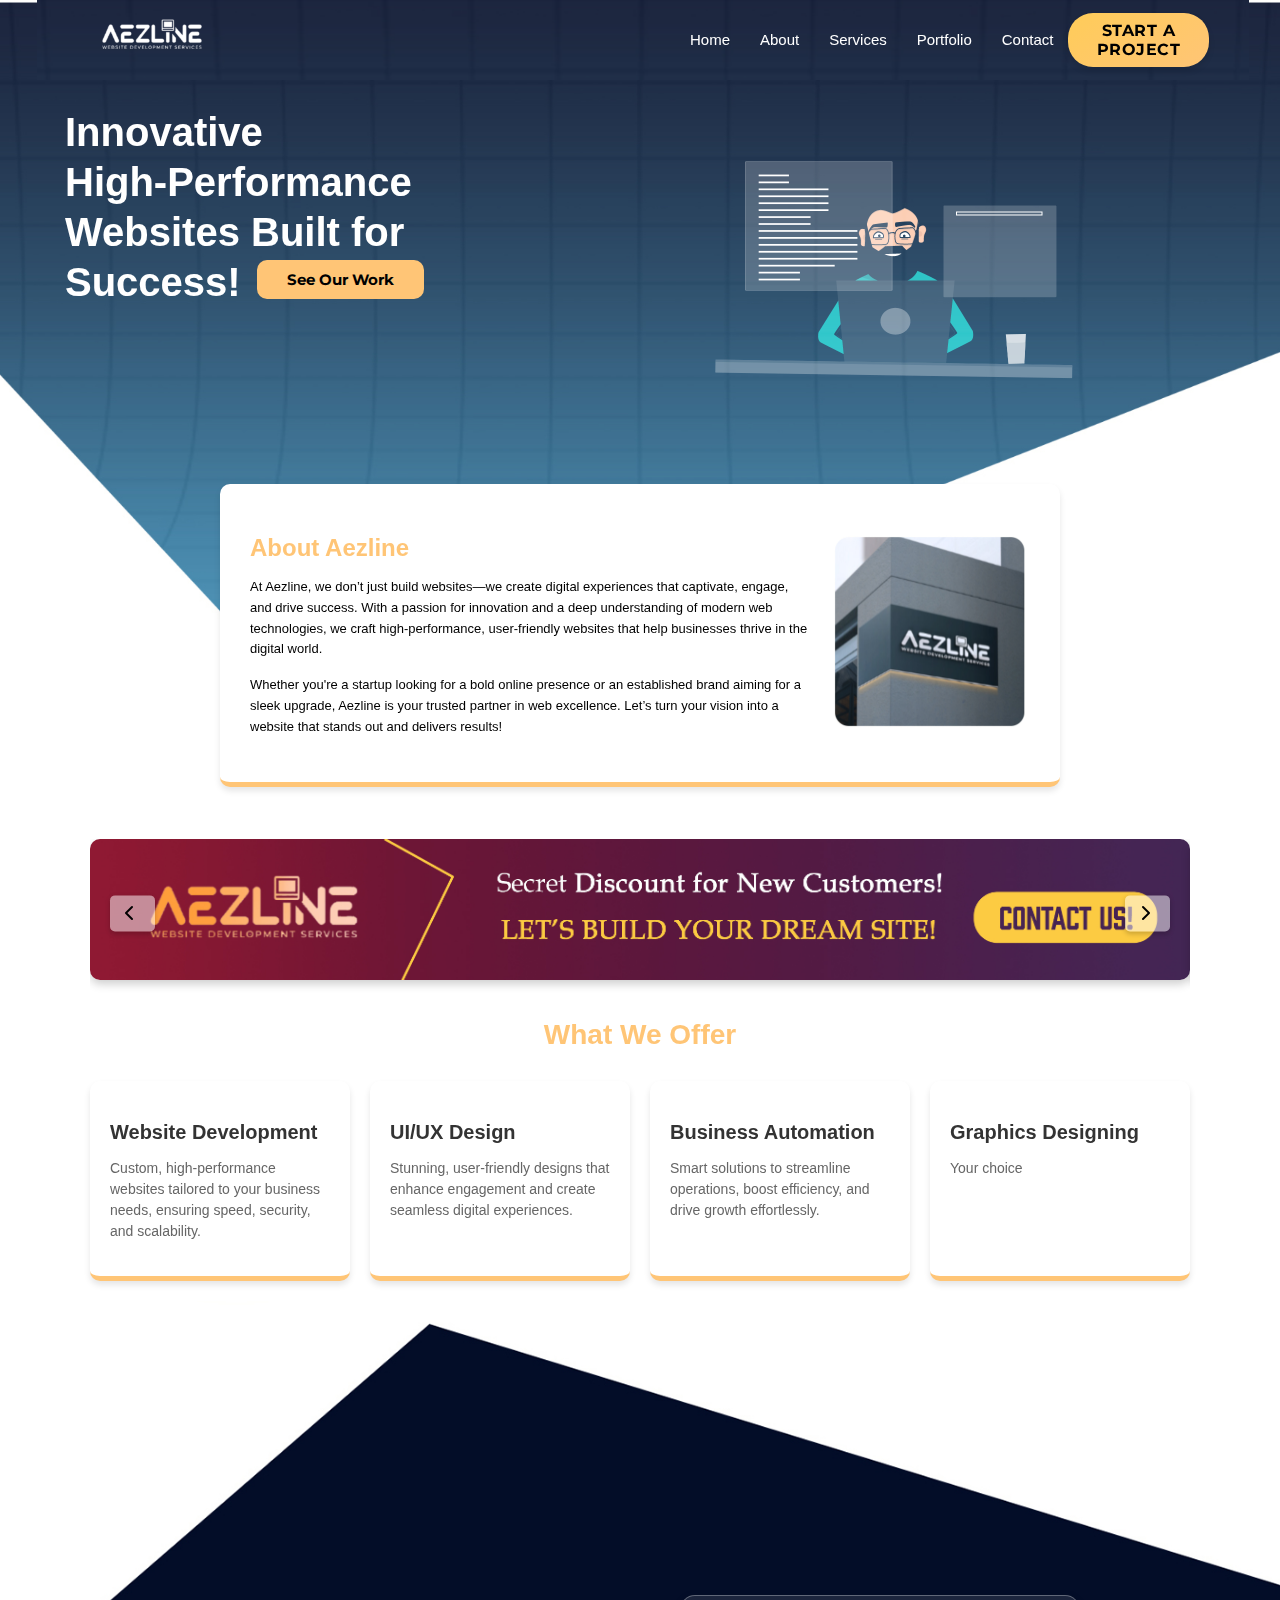
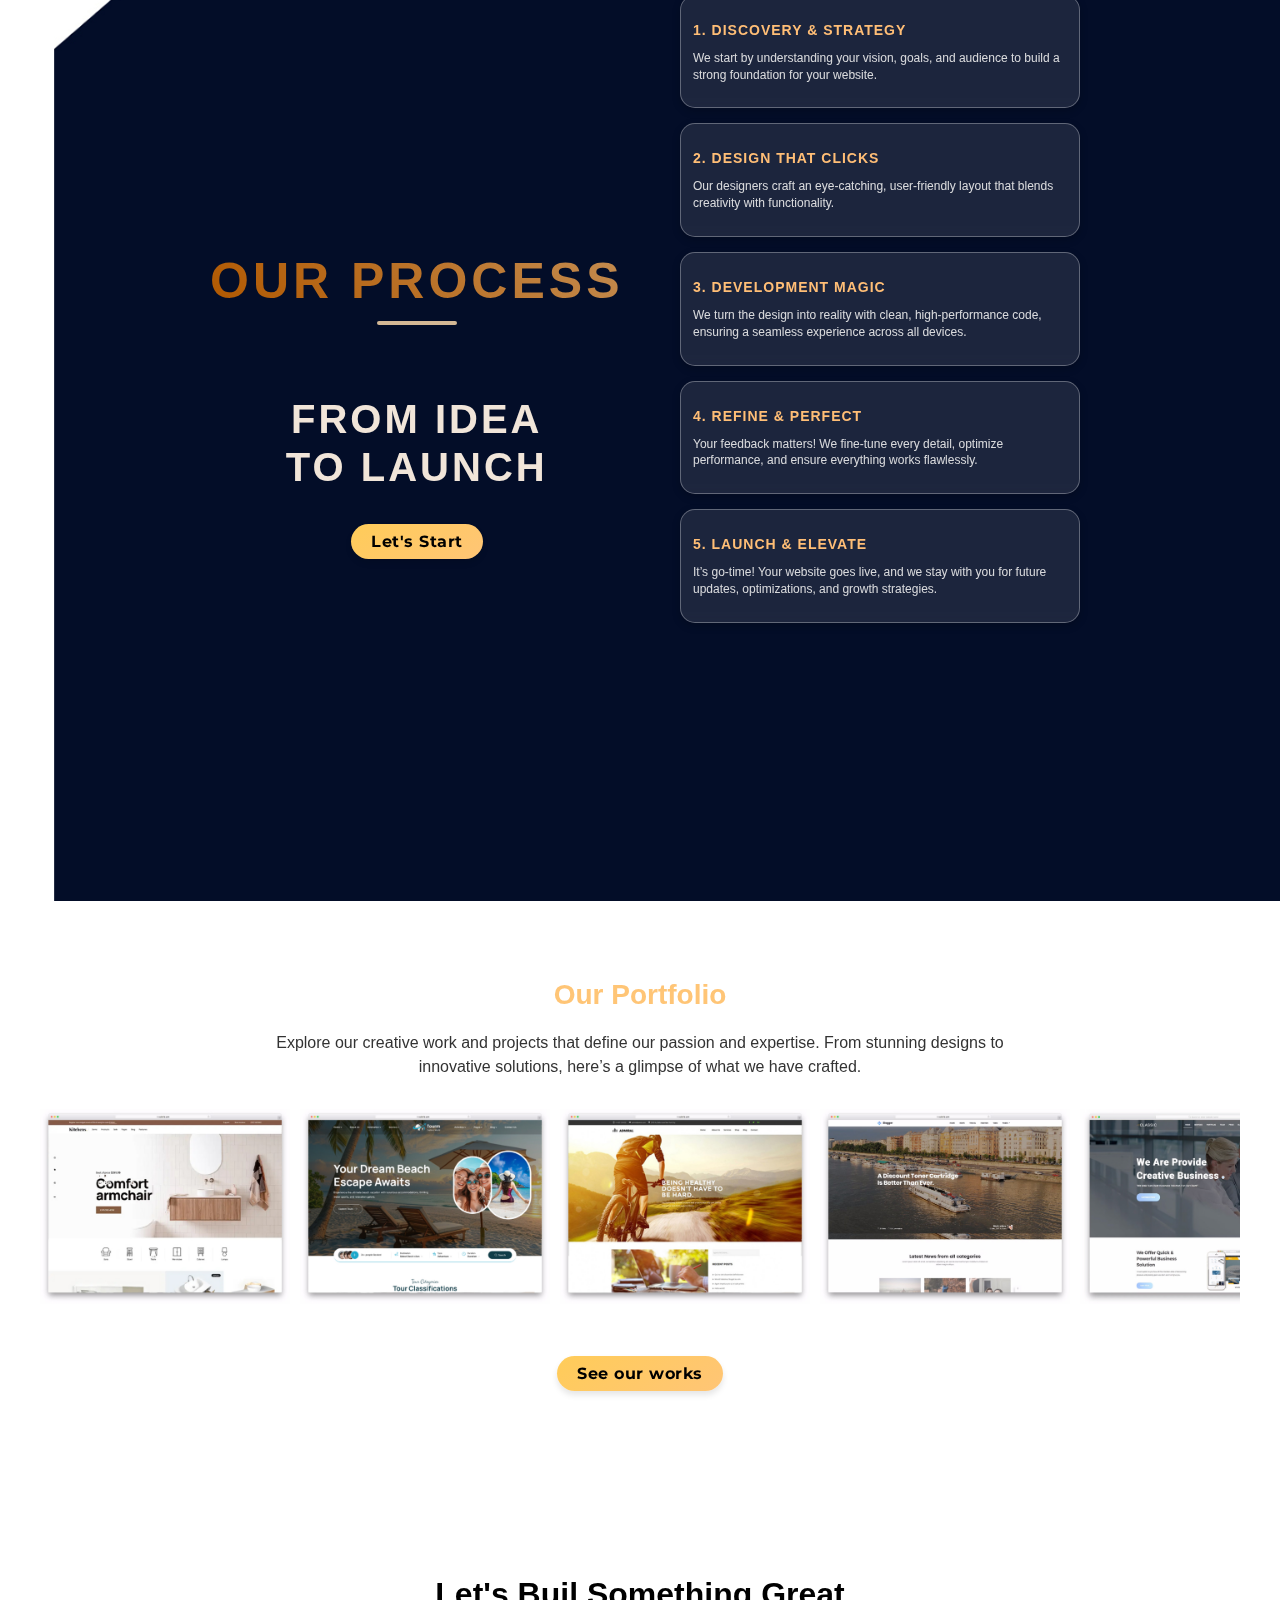
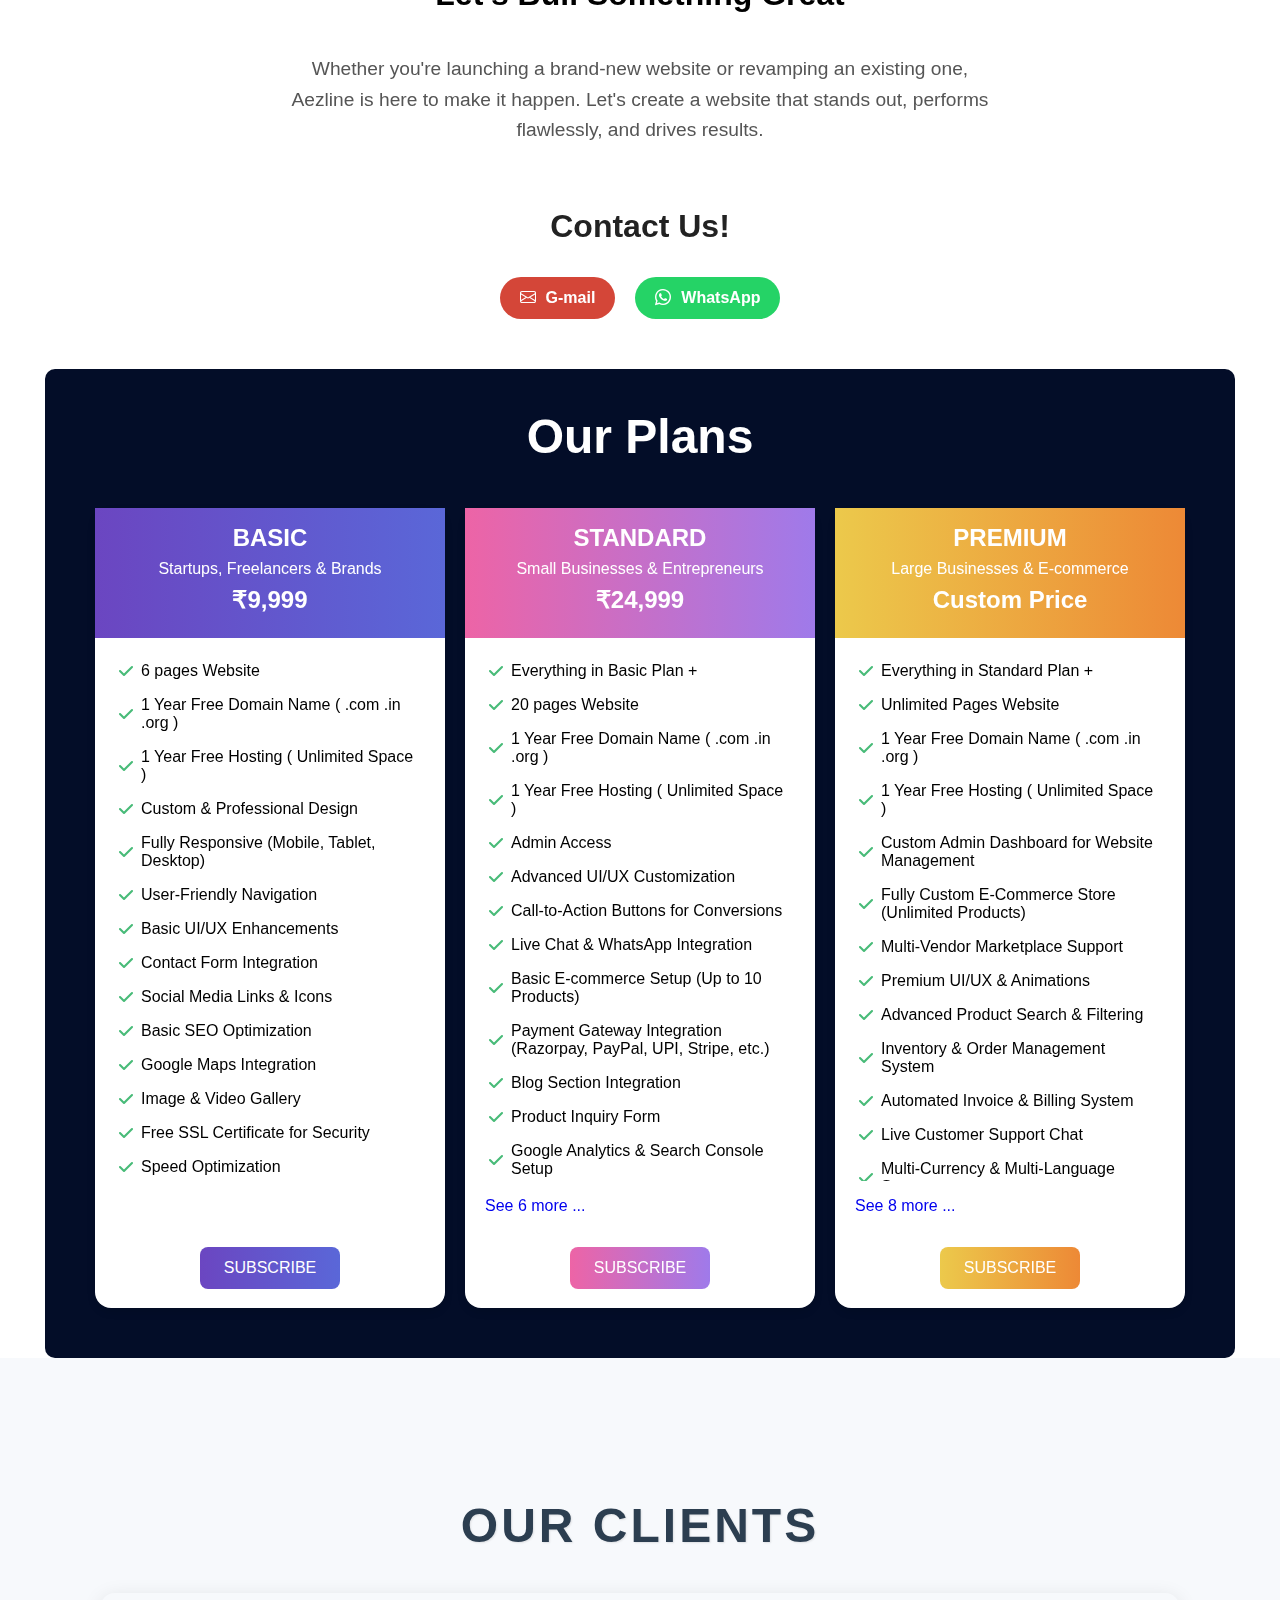
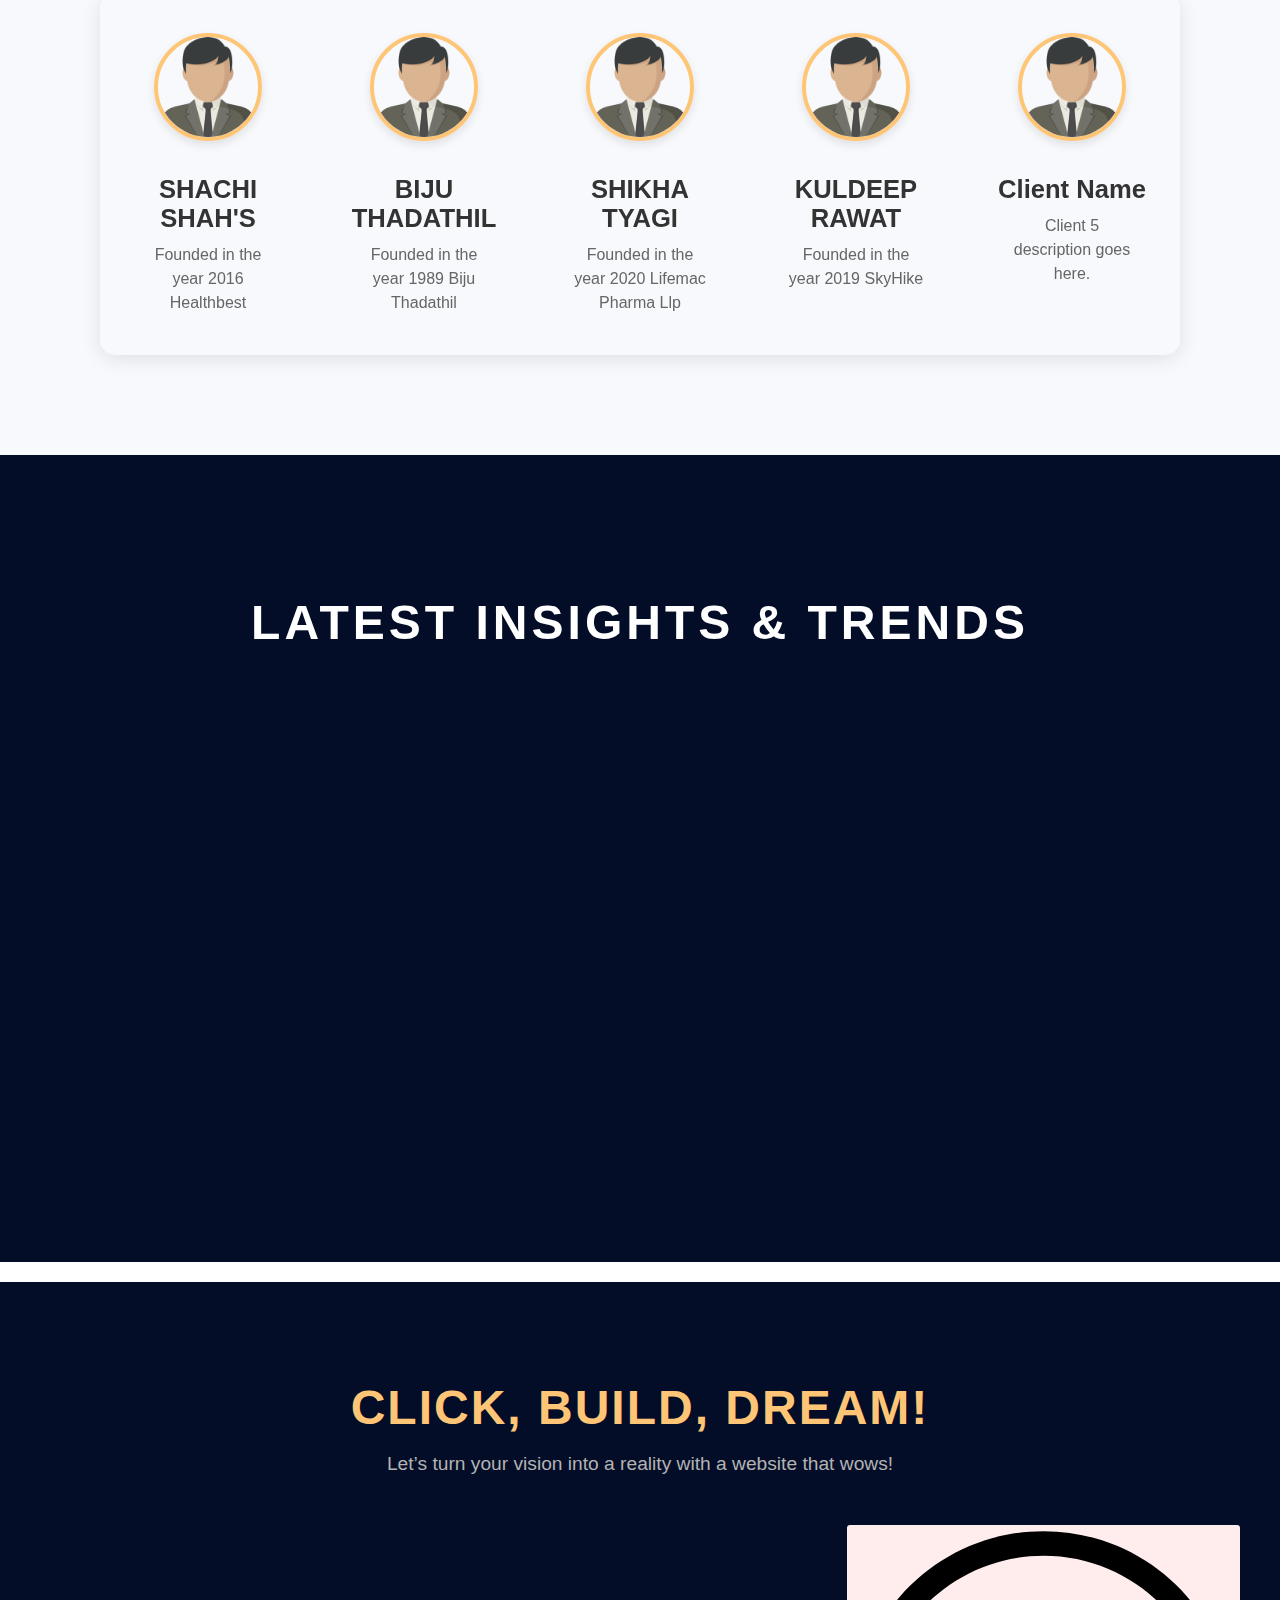
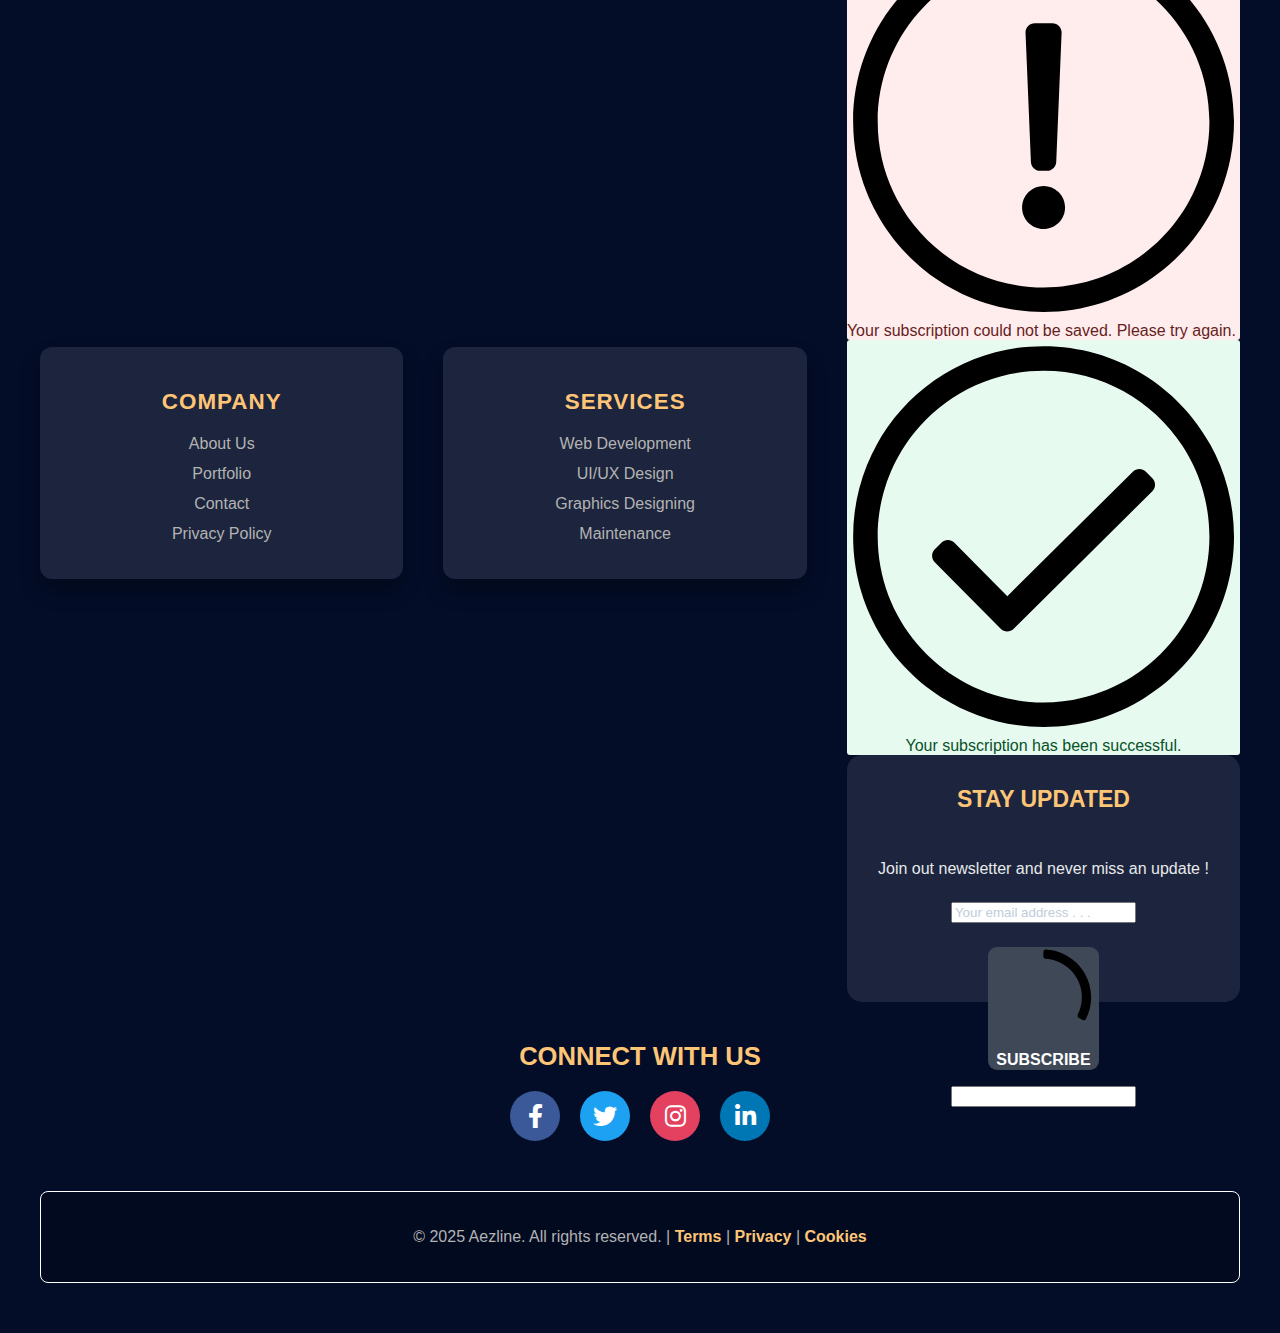
<file: index.html>
<!DOCTYPE html>
<html lang="en">
<head>
    <meta charset="UTF-8">
    <meta name="viewport" content="width=device-width, initial-scale=1.0">
    <title>Azeline</title>

    <!-- Stylesheet -->
    <link rel="stylesheet" href="style.css">
    <link rel="stylesheet" href="https://sibforms.com/forms/end-form/build/sib-styles.css">

    <link rel="stylesheet" href="https://cdn.jsdelivr.net/npm/bootstrap-icons@1.11.3/font/bootstrap-icons.min.css">
    <link rel="stylesheet" href="https://cdnjs.cloudflare.com/ajax/libs/font-awesome/6.0.0-beta3/css/all.min.css"> <!-- Font Awesome -->
    <link href="https://fonts.googleapis.com/css2?family=Montserrat:wght@700&display=swap" rel="stylesheet">

    <!-- Favicon -->
    <script src="script.js" defer></script>
    

</head>
<body>
    <div class="full-page">
        <header class="header">
            <div class="container">
                <span class="logo">
                    <img src="./images/logo.png" alt="Aezline Logo">
                </span>
                <nav class="nav">
                    <ul>
                        <li><a href="index.html">Home</a></li>
                        <li><a href="#about">About</a></li>
                        <li><a href="#services">Services</a></li>
                        <li><a href="#portfolio">Portfolio</a></li>
                        <li><a href="#contact">Contact</a></li>
                    </ul>
                </nav>
                <a href="https://wa.me/919382924230?text=Hello%2C%20let%20me%20know%20how%20to%20do%20this.." class="btn" target="_blank" rel="noopener">
                    START A PROJECT
                </a>
            </div>
        </header>
        <main id="" class="main-content">

            <!-- Tagline -->
            <section id="home" class="tagline-section">
                <div classname="tagline">
                    <div class="tagline-text">
                        <p>Innovative</p>
                        <p>High-Performance</p>
                        <p>
                            <span>
                                Websites
                            </span>
                            Built for
                        </p>
                        <p>Success!</p>
                        <a href="our works.html" class="btn-our-works">See Our Work</a>
                    </div>
    
                    <!-- Gif on the right side -->
                    <div class="gif-container">
                        <img src="./images/body3.gif" alt="gif" class="gif-image">
                    </div>
                </div>

                <!-- About Section -->
                <div id="about" class="about-aezline">
                    <div class="about-content">
                        <div class="about-text">
                            <h2>About Aezline</h2>
                            <p>At Aezline, we don’t just build websites—we create digital experiences that captivate, engage, and drive success. With a passion for innovation and a deep understanding of modern web technologies, we craft high-performance, user-friendly websites that help businesses thrive in the digital world.</p>
                            <p>Whether you're a startup looking for a bold online presence or an established brand aiming for a sleek upgrade, Aezline is your trusted partner in web excellence. Let’s turn your vision into a website that stands out and delivers results!</p>
                        </div>
                        <div class="about-image">
                            <img src="./images/Aezline_poster.png" alt="Aezline Poster">
                        </div>
                    </div>
                </div>

            </section>

            <!-- What we offer -->
            <section id="services" class="what-we-offer">
                <div class="banner">
                    <div class="banner-container">
                        <div class="banner-box">
                            <a href="https://wa.me/919382924230?text=Hello%2C%20let%20me%20know%20how%20to%20do%20this.." target="_blank" rel="noopener">
                                <img src="./images/banner1.jpg" alt="Project 1">
                            </a>
                        </div>
                        <div class="banner-box">
                            <a href="https://wa.me/919382924230?text=Hello%2C%20let%20me%20know%20how%20to%20do%20this.." target="_blank" rel="noopener">
                                <img src="./images/banner2.jpg" alt="Project 2">
                            </a>
                        </div>
                        <div class="banner-box">
                            <a href="https://wa.me/919382924230?text=Hello%2C%20let%20me%20know%20how%20to%20do%20this.." target="_blank" rel="noopener">
                                <img src="./images/banner3.jpg" alt="Project 3">
                            </a>
                        </div>
                        <div class="banner-box">
                            <a href="https://wa.me/919382924230?text=Hello%2C%20let%20me%20know%20how%20to%20do%20this.." target="_blank" rel="noopener">
                                <img src="./images/banner4.jpg" alt="Project 4">
                            </a>
                        </div>
                        <div class="banner-box">
                            <a href="https://wa.me/919382924230?text=Hello%2C%20let%20me%20know%20how%20to%20do%20this.." target="_blank" rel="noopener">
                                <img src="./images/banner1.jpg" alt="Project 5">
                            </a>
                        </div>
                    </div>
                    <button class="button prev" title="Previous slide"><i class="fas fa-chevron-left"></i></button>
                    <button class="button next" title="Next slide"><i class="fas fa-chevron-right"></i></button>
                </div>
                <script src="slider.js"></script> <!-- Link to your JavaScript file -->

                <div  class="offer">
                    <h2>What We Offer</h2>
                    <div class="offer-container">
                        <div class="offer-box">
                            <h3>Website Development</h3>
                            <p>Custom, high-performance websites tailored to your business needs, ensuring speed, security, and scalability.</p>
                        </div>
                        <div class="offer-box">
                            <h3>UI/UX Design</h3>
                            <p>Stunning, user-friendly designs that enhance engagement and create seamless digital experiences.</p>
                        </div>
                        <div class="offer-box">
                            <h3>Business Automation</h3>
                            <p>Smart solutions to streamline operations, boost efficiency, and drive growth effortlessly.</p>
                        </div>
                        <div class="offer-box">
                            <h3>Graphics Designing</h3>
                            <p>Your choice</p>
                        </div>
                    </div>
                </div>
            </section>

            <!-- Our Process -->
            <section class="our-process">
                <div class="process">
                    <div class="process-header">
                        <h2>
                            <span class="main-title">Our Process</span>
                            <br>
                            <span class="sub-title">From Idea</span>
                            <br>
                            <span class="sub-title">to Launch</span>
                        </h2>
                        <a href="https://wa.me/919382924230?text=Hello%2C%20let%20me%20know%20how%20to%20do%20this.." class="start">Let's Start</a>
                    </div>
                    <div class="process-points">
                        <div class="process-point">
                            <h3>1. Discovery & Strategy</h3>
                            <p>We start by understanding your vision, goals, and audience to build a strong foundation for your website.</p>
                        </div>
                        <div class="process-point">
                            <h3>2. Design That Clicks</h3>
                            <p>Our designers craft an eye-catching, user-friendly layout that blends creativity with functionality.</p>
                        </div>
                        <div class="process-point">
                            <h3>3. Development Magic</h3>
                            <p>We turn the design into reality with clean, high-performance code, ensuring a seamless experience across all devices.</p>
                        </div>
                        <div class="process-point">
                            <h3>4. Refine & Perfect</h3>
                            <p>Your feedback matters! We fine-tune every detail, optimize performance, and ensure everything works flawlessly.</p>
                        </div>
                        <div class="process-point">
                            <h3>5. Launch & Elevate</h3>
                            <p>It’s go-time! Your website goes live, and we stay with you for future updates, optimizations, and growth strategies.</p>
                        </div>
                    </div>
                </div>
            </section>

            <!-- Portfolio -->
            <section id="portfolio">
                <div class="our-portfolio">
                    <div class="portfolio-header">
                        <h2>Our Portfolio</h2>
                        <p>Explore our creative work and projects that define our passion and expertise. From stunning designs to innovative solutions, here’s a glimpse of what we have crafted.</p>
                    </div>
                    <div class="portfolio-slider">
                        <div class="portfolio-container">
                            <div class="portfolio-box">
                                <img src="./images/slide1.jpg" alt="Project 1">
                            </div>
                            <div class="portfolio-box">
                                <img src="./images/slide2.jpg" alt="Project 2">
                            </div>
                            <div class="portfolio-box">
                                <img src="./images/slide4.jpg" alt="Project 3">
                            </div>
                            <div class="portfolio-box">
                                <img src="./images/slide5.jpg" alt="Project 4">
                            </div>
                            <div class="portfolio-box">
                                <img src="./images/slide6.jpg" alt="Project 5">
                            </div>
    
                            <div class="portfolio-box">
                                <img src="./images/slide3.jpg" alt="Project 1">
                            </div>
                            <div class="portfolio-box">
                                <img src="./images/slide7.jpg" alt="Project 2">
                            </div>
                            <div class="portfolio-box">
                                <img src="./images/slide8.jpg" alt="Project 3">
                            </div>
                            <div class="portfolio-box">
                                <img src="./images/slide9.jpg" alt="Project 4">
                            </div>
                            <div class="portfolio-box">
                                <img src="./images/slide10.jpg" alt="Project 5">
                            </div>
                        
                        </div>
                       
                    </div>
                    <div class="button-div">
                        <a href="our works.html" class="start">See our works</a>
                       </div>
                </div>
            </section>

            <!-- Short Description and Contact -->
            <section class="description-section">
                <div class="build-section">
                    <div class="build-container">
                        <h1>Let's Buil Something Great</h1>
                        <p class="build-description">
                            Whether you're launching a brand-new website or revamping an existing one, 
                            Aezline is here to make it happen. Let's create a website that stands out, 
                            performs flawlessly, and drives results.
                        </p>
                    </div>
    
                    <div id="contact" class="contact">
                        <h3 class="contact-heading">Contact Us!</h3>
    
                        <div class="contact-buttons">
                            <a href="mailto:your-email@gmail.com" class="contact-btn gmail-btn">
                                <i class="bi bi-envelope"></i> G-mail
                            </a>
                            <a href="https://wa.me/your-whatsapp-number" class="contact-btn whatsapp-btn">
                                <i class="bi bi-whatsapp"></i> WhatsApp
                            </a>
                        </div>
                    </div>
                </div>
                
            </section>


            <div class="pricing-table">
                <h1>Our Plans</h1>
                <div class="plans">
                    <!-- Silver Plan -->
                    <div class="plan">
                        <div class="plan-header silver">
                            <h2>BASIC</h2>
                            <p>Startups, Freelancers & Brands</p>
                            <p class="price">₹9,999</p>
                        </div>
                        <div class="plan-body">
                            <ul>
                                <li><i class="fas fa-check"></i>6 pages Website</li>
                                <li><i class="fas fa-check"></i>1 Year Free Domain Name ( .com .in .org )</li>
                                <li><i class="fas fa-check"></i>1 Year Free Hosting ( Unlimited Space )</li>
                                <li><i class="fas fa-check"></i>Custom & Professional Design</li>
                                <li><i class="fas fa-check"></i>Fully Responsive (Mobile, Tablet, Desktop)</li>
                                <li><i class="fas fa-check"></i>User-Friendly Navigation</li>
                                <li><i class="fas fa-check"></i>Basic UI/UX Enhancements</li>
                                <li><i class="fas fa-check"></i>Contact Form Integration</li>
                                <li><i class="fas fa-check"></i>Social Media Links & Icons</li>
                                <li><i class="fas fa-check"></i>Basic SEO Optimization</li>
                                <li><i class="fas fa-check"></i>Google Maps Integration</li>
                                <li><i class="fas fa-check"></i>Image & Video Gallery</li>
                                <li><i class="fas fa-check"></i>Free SSL Certificate for Security</li>
                                <li><i class="fas fa-check"></i>Speed Optimization</li>
                                <li><i class="fas fa-check"></i>24/7 Support</li>
                                

                            </ul>
                        </div>
                        
                        <div class="plan-footer" style="margin-top: 50px;">
                            <a href="https://wa.me/919382924230?text=Hi%2C%20I'm%20interested%20in%20the%20Basic%20Plan%20for%20website%20development.%20Please%20share%20more%20details!">
                                <button>SUBSCRIBE</button>
                            </a>
                        </div>
                        
                    </div>
                    <!-- Gold Plan -->
                    <div class="plan" id="gold-plan">
                        <div class="plan-header gold" >
                            <h2>STANDARD</h2>
                            <p>Small Businesses & Entrepreneurs</p>
                            <p class="price">₹24,999</p>
                        </div>
                        <div class="plan-body" id="gold">
                            <ul>
                                <li><i class="fas fa-check"></i>Everything in Basic Plan +</li>
                                <li><i class="fas fa-check"></i>20 pages Website</li>
                                <li><i class="fas fa-check"></i>1 Year Free Domain Name ( .com .in .org )</li>
                                <li><i class="fas fa-check"></i>1 Year Free Hosting ( Unlimited Space )</li>
                                <li><i class="fas fa-check"></i>Admin Access</li>
                                <li><i class="fas fa-check"></i>Advanced UI/UX Customization</li>
                                <li><i class="fas fa-check"></i>Call-to-Action Buttons for Conversions</li>
                                <li><i class="fas fa-check"></i>Live Chat & WhatsApp Integration</li>
                                <li><i class="fas fa-check"></i>Basic E-commerce Setup (Up to 10 Products)</li>
                                <li><i class="fas fa-check"></i>Payment Gateway Integration (Razorpay, PayPal, UPI, Stripe, etc.)</li>
                                <li><i class="fas fa-check"></i>Blog Section Integration</li>
                                <li><i class="fas fa-check"></i>Product Inquiry Form</li>
                                <li><i class="fas fa-check"></i>Google Analytics & Search Console Setup</li>
                                <li><i class="fas fa-check"></i>Schema Markup for SEO Boost</li>
                                <li><i class="fas fa-check"></i>Newsletter & Email Subscription</li>
                                <li><i class="fas fa-check"></i>Social Media Feed Integration</li>
                                <li><i class="fas fa-check"></i>Enhanced Security Features</li>
                                <li><i class="fas fa-check"></i>Basic Maintenance Training</li>
                                <li><i class="fas fa-check"></i>Speed & Performance Optimization</li>
                                <li><i class="fas fa-check"></i>Delivery Time: 7-12 Days</li>
                                <li><i class="fas fa-check"></i>24/7 Support</li>
                            </ul>
                        </div>
                        <div id="seeMoreGold"><a href="#" onclick="onChangeGold()"><p>See 6 more ...</p></a></div>
                        <div class="plan-footer">
                            <a href="https://wa.me/919382924230?text=Hi%2C%20I'm%20interested%20in%20the%20Standard%20Plan%20for%20website%20development.%20Please%20share%20more%20details!">
                                <button class="gold">SUBSCRIBE</button>
                            </a>
                        </div>
                        
                    </div>
                    <!-- Platinum Plan -->
                    <div class="plan" id="premium-plan">
                        <div class="plan-header platinum">
                            <h2>PREMIUM</h2>
                            <p>Large Businesses & E-commerce</p>
                            <p class="price">Custom Price</p>
                        </div>
                        <div class="plan-body" id="premium">
                            <ul>
                                <li><i class="fas fa-check"></i>Everything in Standard Plan +</li>
                                <li><i class="fas fa-check"></i>Unlimited Pages Website</li>
                                <li><i class="fas fa-check"></i>1 Year Free Domain Name ( .com .in .org )</li>
                                <li><i class="fas fa-check"></i>1 Year Free Hosting ( Unlimited Space )</li>
                                <li><i class="fas fa-check"></i>Custom Admin Dashboard for Website Management</li>
                                <li><i class="fas fa-check"></i>Fully Custom E-Commerce Store (Unlimited Products)</li>
                                <li><i class="fas fa-check"></i>Multi-Vendor Marketplace Support</li>
                                <li><i class="fas fa-check"></i>Premium UI/UX & Animations</li>
                                <li><i class="fas fa-check"></i>Advanced Product Search & Filtering</li>
                                <li><i class="fas fa-check"></i>Inventory & Order Management System</li>
                                <li><i class="fas fa-check"></i>Automated Invoice & Billing System</li>
                                <li><i class="fas fa-check"></i>Live Customer Support Chat</li>
                                <li><i class="fas fa-check"></i>Multi-Currency & Multi-Language Support</li>
                                <li><i class="fas fa-check"></i>Google My Business Setup & Optimization</li>
                                <li><i class="fas fa-check"></i>SEO Boost (Advanced On-Page & Technical SEO)</li>
                                <li><i class="fas fa-check"></i>Retargeting & Pixel Setup (Facebook, Google Ads)</li>
                                <li><i class="fas fa-check"></i>Advanced Security (SSL, Anti-Malware, DDOS Protection)</li>
                                <li><i class="fas fa-check"></i>Daily Auto Backup & Restore</li>
                                <li><i class="fas fa-check"></i>Speed Optimization (CDN, Lazy Loading, Caching, Minification)</li>
                                <li><i class="fas fa-check"></i>Integration with CRM & Email Marketing Tools</li>
                                <li><i class="fas fa-check"></i>Custom API Integrations (If required)</li>
                                <li><i class="fas fa-check"></i>1 Month Maintenance & Updates</li>
                                <li><i class="fas fa-check"></i>Delivery Time: 20-30 Days</li>
                            </ul>
                        </div>
                        <div id="seeMorePremium"><a href="#" onclick="onChangePremium()"><p>See 8 more ...</p></a></div>
                        <div class="plan-footer">
                            <a href="https://wa.me/919382924230?text=Hi%2C%20I'm%20interested%20in%20the%20Premium%20Plan%20for%20website%20development.%20Please%20share%20more%20details!">
                                <button class="platinum">SUBSCRIBE</button>
                            </a>
                        </div>
                        
                    </div>
                </div>
            </div>


            <section id="our-clients">
                <h2>Our Clients</h2>
                <div class="client-slider">
                    <div class="client-slides">
                        <div class="client-slide">
                            <img src="./images/client1.png" alt="Client 1">
                            <h3>SHACHI SHAH'S</h3>
                            <p>Founded in the year 2016 Healthbest</p>
                        </div>
                        <div class="client-slide">
                            <img src="./images/client1.png" alt="Client 2">
                            <h3>BIJU THADATHIL</h3>
                            <p>Founded in the year 1989 Biju Thadathil </p>
                        </div>
                        <div class="client-slide">
                            <img src="./images/client1.png" alt="Client 3">
                            <h3>SHIKHA TYAGI</h3>
                            <p>Founded in the year 2020 Lifemac Pharma Llp</p>
                        </div>
                        <div class="client-slide">
                            <img src="./images/client1.png" alt="Client 4">
                            <h3>KULDEEP RAWAT</h3>
                            <p>Founded in the year 2019 SkyHike</p>
                        </div>
                        <div class="client-slide">
                            <img src="./images/client1.png" alt="Client 5">
                            <h3>Client Name</h3>
                            <p>Client 5 description goes here.</p>
                        </div>
                    </div>
                </div>
                <script src="client.js"></script>
            </section>

            <section id="blog-section">
                <h2>Latest Insights & Trends</h2>
                <div class="blog-wrapper">
                    <div class="blog-card" data-tilt>
                        <div class="blog-bg"></div>
                        <img src="./images/blog1.webp" alt="Blog 1">
                        <div class="blog-content">
                            <h3>AI in Web Design</h3>
                            <p>How AI is transforming the future of UI/UX design and development.</p>
                            <a href="blogs.html" class="read-more">Read More</a>
                        </div>
                    </div>
            
                    <div class="blog-card" data-tilt>
                        <div class="blog-bg"></div>
                        <img src="./images/blog2.jpg" alt="Blog 2">
                        <div class="blog-content">
                            <h3>Future of UI/UX</h3>
                            <p>Explore emerging UI/UX trends shaping the next generation of digital experiences.</p>
                            <a href="blogs.html" class="read-more">Read More</a>
                        </div>
                    </div>
            
                    <div class="blog-card" data-tilt>
                        <div class="blog-bg"></div>
                        <img src="./images/blog3.jpg" alt="Blog 3">
                        <div class="blog-content">
                            <h3>AI & Cybersecurity</h3>
                            <p>How artificial intelligence is reshaping online security and data protection.</p>
                            <a href="blogs.html" class="read-more">Read More</a>
                        </div>
                    </div>
                </div>
                <script src="blog.js"></script>
            </section>
            <div class="strip"></div>

            <section id="footer">
                <div class="footer-content">
                    <div class="footer-header">
                        <h3>Click, Build, Dream!</h3>
                        <p>Let’s turn your vision into a reality with a website that wows!</p>
                    </div>
                    
            
                    <div class="footer-segments">
                        <div class="footer-item">
                            <h3>Company</h3>
                            <ul>
                                <li><a href="#">About Us</a></li>
                                <li><a href="#">Portfolio</a></li>
                                <li><a href="#">Contact</a></li>
                                <li><a href="Privacy Policy.html">Privacy Policy</a></li>
                            </ul>
                        </div>
            
                        <div class="footer-item">
                            <h3>Services</h3>
                            <ul>
                                <li><a href="#">Web Development</a></li>
                                <li><a href="#">UI/UX Design</a></li>
                                <li><a href="#">Graphics Designing</a></li>
                                <li><a href="#">Maintenance</a></li>
                            </ul>
                        </div>
            
                        
                        <!-- Begin Brevo Form -->
                        
                        <!-- START - We recommend to place the below code where you want the form in your website html  -->
                        <div class="sib-form" style="text-align: center;
                            background-color: transparent;">
                            <div id="sib-form-container" class="sib-form-container">
                                <div id="error-message" class="sib-form-message-panel" style="font-size:16px; text-align:left; font-family:Helvetica, sans-serif; color:#661d1d; background-color:#ffeded; border-radius:3px; border-color:#ff4949;max-width:540px;">
                                    <div class="sib-form-message-panel__text sib-form-message-panel__text--center">
                                        <svg viewBox="0 0 512 512" class="sib-icon sib-notification__icon">
                                            <path d="M256 40c118.621 0 216 96.075 216 216 0 119.291-96.61 216-216 216-119.244 0-216-96.562-216-216 0-119.203 96.602-216 216-216m0-32C119.043 8 8 119.083 8 256c0 136.997 111.043 248 248 248s248-111.003 248-248C504 119.083 392.957 8 256 8zm-11.49 120h22.979c6.823 0 12.274 5.682 11.99 12.5l-7 168c-.268 6.428-5.556 11.5-11.99 11.5h-8.979c-6.433 0-11.722-5.073-11.99-11.5l-7-168c-.283-6.818 5.167-12.5 11.99-12.5zM256 340c-15.464 0-28 12.536-28 28s12.536 28 28 28 28-12.536 28-28-12.536-28-28-28z" />
                                        </svg>
                                        <span class="sib-form-message-panel__inner-text">
                                            Your subscription could not be saved. Please try again.
                                        </span>
                                    </div>
                                </div>
                                <!-- <div></div> -->
                                <div id="success-message" class="sib-form-message-panel" style="font-size:16px; text-align:center; font-family:Helvetica, sans-serif; color:#085229; background-color:#e7faf0; border-radius:3px; border-color:#13ce66;max-width:540px;">
                                    <div class="sib-form-message-panel__text sib-form-message-panel__text--center">
                                        <svg viewBox="0 0 512 512" class="sib-icon sib-notification__icon">
                                            <path d="M256 8C119.033 8 8 119.033 8 256s111.033 248 248 248 248-111.033 248-248S392.967 8 256 8zm0 464c-118.664 0-216-96.055-216-216 0-118.663 96.055-216 216-216 118.664 0 216 96.055 216 216 0 118.663-96.055 216-216 216zm141.63-274.961L217.15 376.071c-4.705 4.667-12.303 4.637-16.97-.068l-85.878-86.572c-4.667-4.705-4.637-12.303.068-16.97l8.52-8.451c4.705-4.667 12.303-4.637 16.97.068l68.976 69.533 163.441-162.13c4.705-4.667 12.303-4.637 16.97.068l8.451 8.52c4.668 4.705 4.637 12.303-.068 16.97z" />
                                        </svg>
                                        <span class="sib-form-message-panel__inner-text">
                                            Your subscription has been successful.
                                        </span>
                                    </div>
                                </div>
                                <!-- <div></div> -->


                                <div id="sib-container" class="sib-container--large sib-container--vertical" style="text-align:center; background-color:rgba(255, 255, 255, 0.1); max-width:540px; border-radius:15px; direction:ltr; height: 247px; margin-top: 0;">
                                    <form id="sib-form" method="POST" action="https://5a3778a8.sibforms.com/serve/[base64]" data-type="subscription">
                                        <div style="padding: 8px 0;">
                                            <div class="sib-form-block" style="font-size:23px; text-align:center; font-weight:700; font-family:Helvetica, sans-serif; color:#ffc576; background-color:transparent; text-align:center">
                                                <p>STAY UPDATED</p>
                                            </div>
                                        </div>
                                        <div style="padding: 0px 0;">
                                            <div class="sib-form-block" style="font-size:16px; text-align:center; font-family:Helvetica, sans-serif; color:#e8e9eb; background-color:transparent; text-align:center">
                                                <div class="sib-text-form-block">
                                                    <p>Join out newsletter and never miss an update !</p>
                                                </div>
                                            </div>
                                        </div>
                                        <div style="padding: 8px 0;">
                                            <div class="sib-input sib-form-block">
                                                <div class="form__entry entry_block">
                                                    <div class="form__label-row ">

                                                        <div class="entry__field">
                                                            <input class="input " type="text" id="EMAIL" name="EMAIL" autocomplete="off" placeholder="Your email address . . ." data-required="true" required style="color: black;"/>
                                                        </div>
                                                    </div>

                                                    <label class="entry__error entry__error--primary" style="font-size:16px; text-align:left; font-family:Helvetica, sans-serif; color:#661d1d; background-color:#ffeded; border-radius:3px; border-color:#ff4949;">
                                                    </label>
                                                </div>
                                            </div>
                                        </div>
                                        
                                        <div style="padding: 16px 0;">
                                            <div class="sib-form-block" style="text-align: center">
                                                <button id="newsletter-btn" class="sib-form-block__button sib-form-block__button-with-loader" style="font-size:16px; text-align:center; font-weight:700; font-family:Helvetica, sans-serif; color:#FFFFFF; background-color:#3E4857; border-radius:9px; border-width:0px;transition: transform 0.3s;" form="sib-form" type="submit">
                                                    <svg class="icon clickable__icon progress-indicator__icon sib-hide-loader-icon" viewBox="0 0 512 512">
                                                        <path d="M460.116 373.846l-20.823-12.022c-5.541-3.199-7.54-10.159-4.663-15.874 30.137-59.886 28.343-131.652-5.386-189.946-33.641-58.394-94.896-95.833-161.827-99.676C261.028 55.961 256 50.751 256 44.352V20.309c0-6.904 5.808-12.337 12.703-11.982 83.556 4.306 160.163 50.864 202.11 123.677 42.063 72.696 44.079 162.316 6.031 236.832-3.14 6.148-10.75 8.461-16.728 5.01z" />
                                                    </svg>
                                                    SUBSCRIBE
                                                </button>
                                            </div>
                                        </div>

                                        <input type="text" name="email_address_check" value="" class="input--hidden" title="Spam prevention field - do not fill">
                                        <input type="hidden" name="locale" value="en">
                                    </form>
                                </div>
                            </div>
                        </div>
                        <!-- End Brevo Form -->
                        
                    </div>
            
                    <div class="footer-socials">
                        <h3>Connect With Us</h3>
                        <div class="social-icons">
                            <a href="#" class="social-icon facebook" title="Visit our Facebook page">
                                <i class="fab fa-facebook-f" aria-hidden="true"></i>
                                <span class="sr-only">Facebook</span>
                            </a>
                            <a href="#" class="social-icon twitter" title="Visit our Twitter page">
                                <i class="fab fa-twitter" aria-hidden="true"></i>
                                <span class="sr-only">Twitter</span>
                            </a>
                            <a href="#" class="social-icon instagram" title="Visit our Instagram page">
                                <i class="fab fa-instagram" aria-hidden="true"></i>
                                <span class="sr-only">Instagram</span>
                            </a>
                            <a href="#" class="social-icon linkedin" title="Visit our LinkedIn page">
                                <i class="fab fa-linkedin-in" aria-hidden="true"></i>
                                <span class="sr-only">LinkedIn</span>
                            </a>
                        </div>
                    </div>
                    
            
                    <div class="footer-bottom">
                        <p>&copy; 2025 Aezline. All rights reserved. | <a href="#">Terms</a> | <a href="Privacy Policy.html">Privacy</a> | <a href="#">Cookies</a></p>
                    </div>
                </div>
            </section>
            
            
            

     

        </main>
    </div>
    <script defer src="https://sibforms.com/forms/end-form/build/main.js"></script>

    
</body>
</html>
</file>
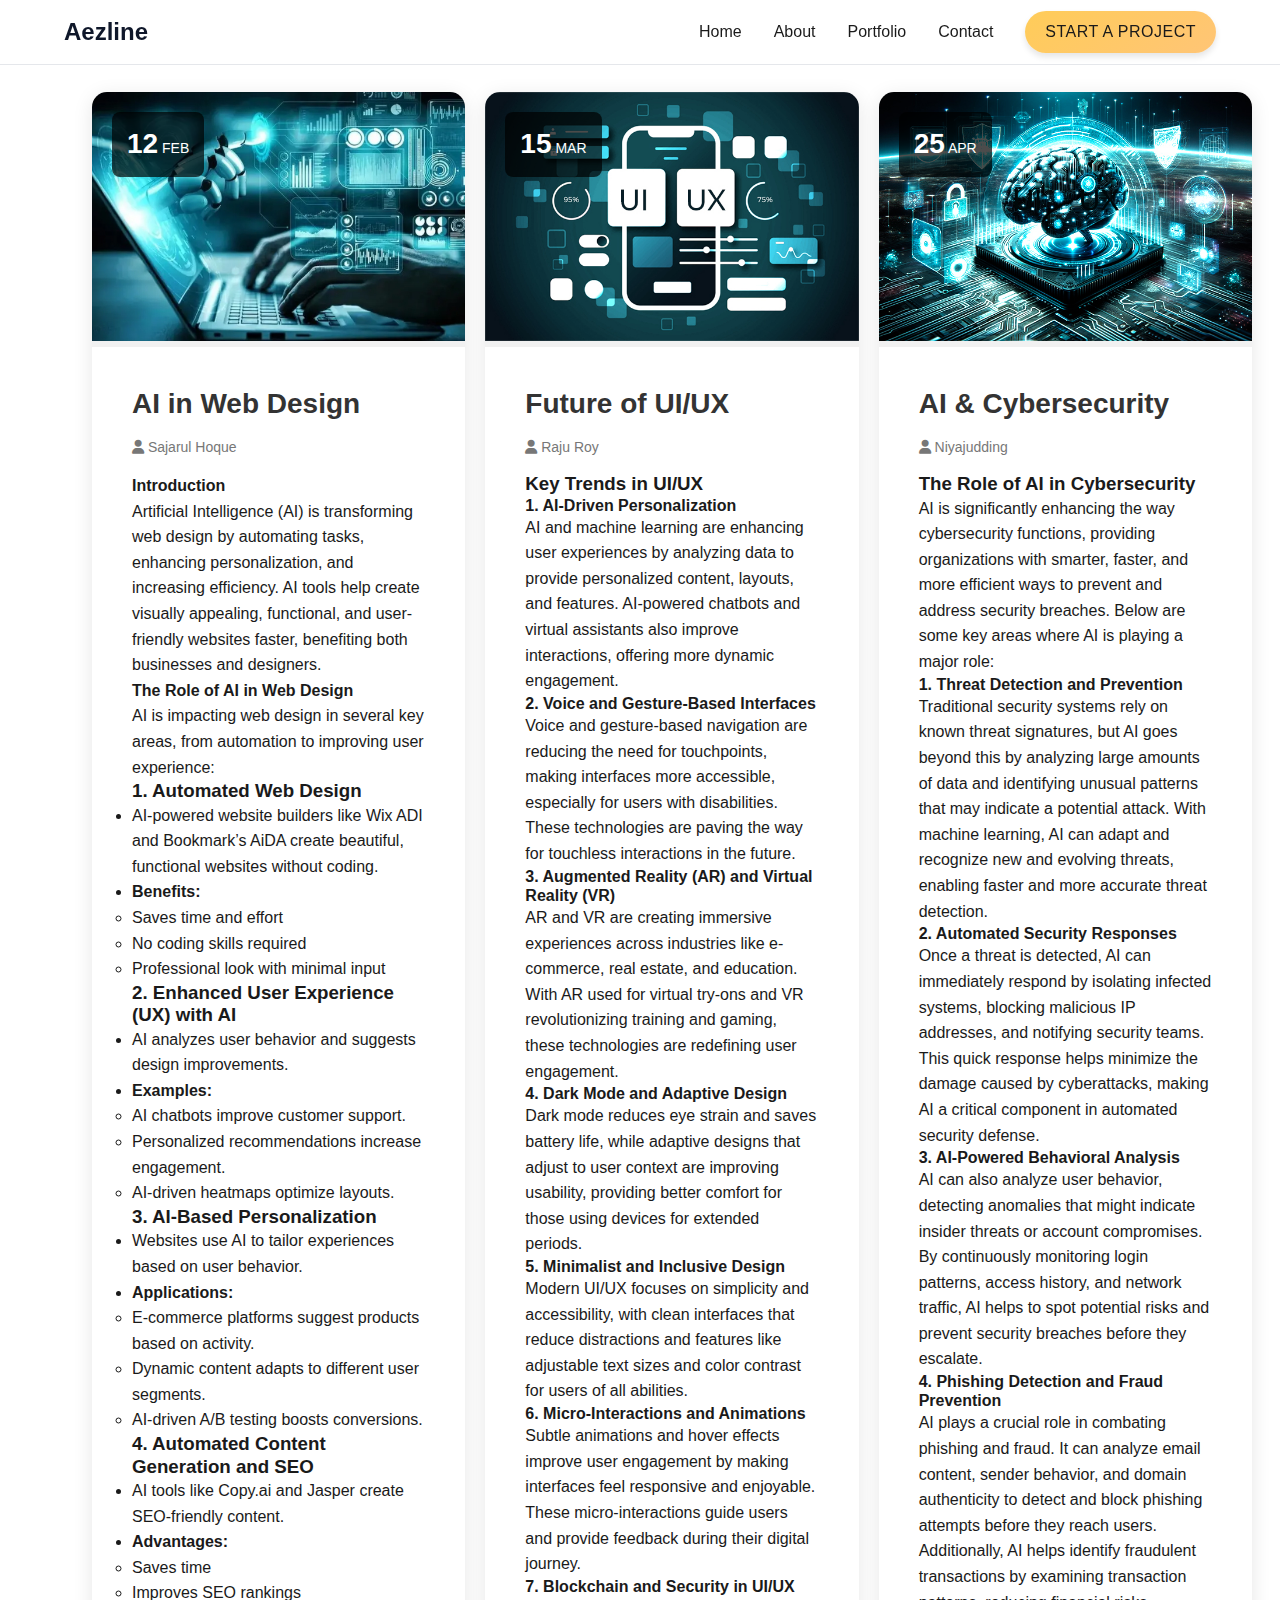
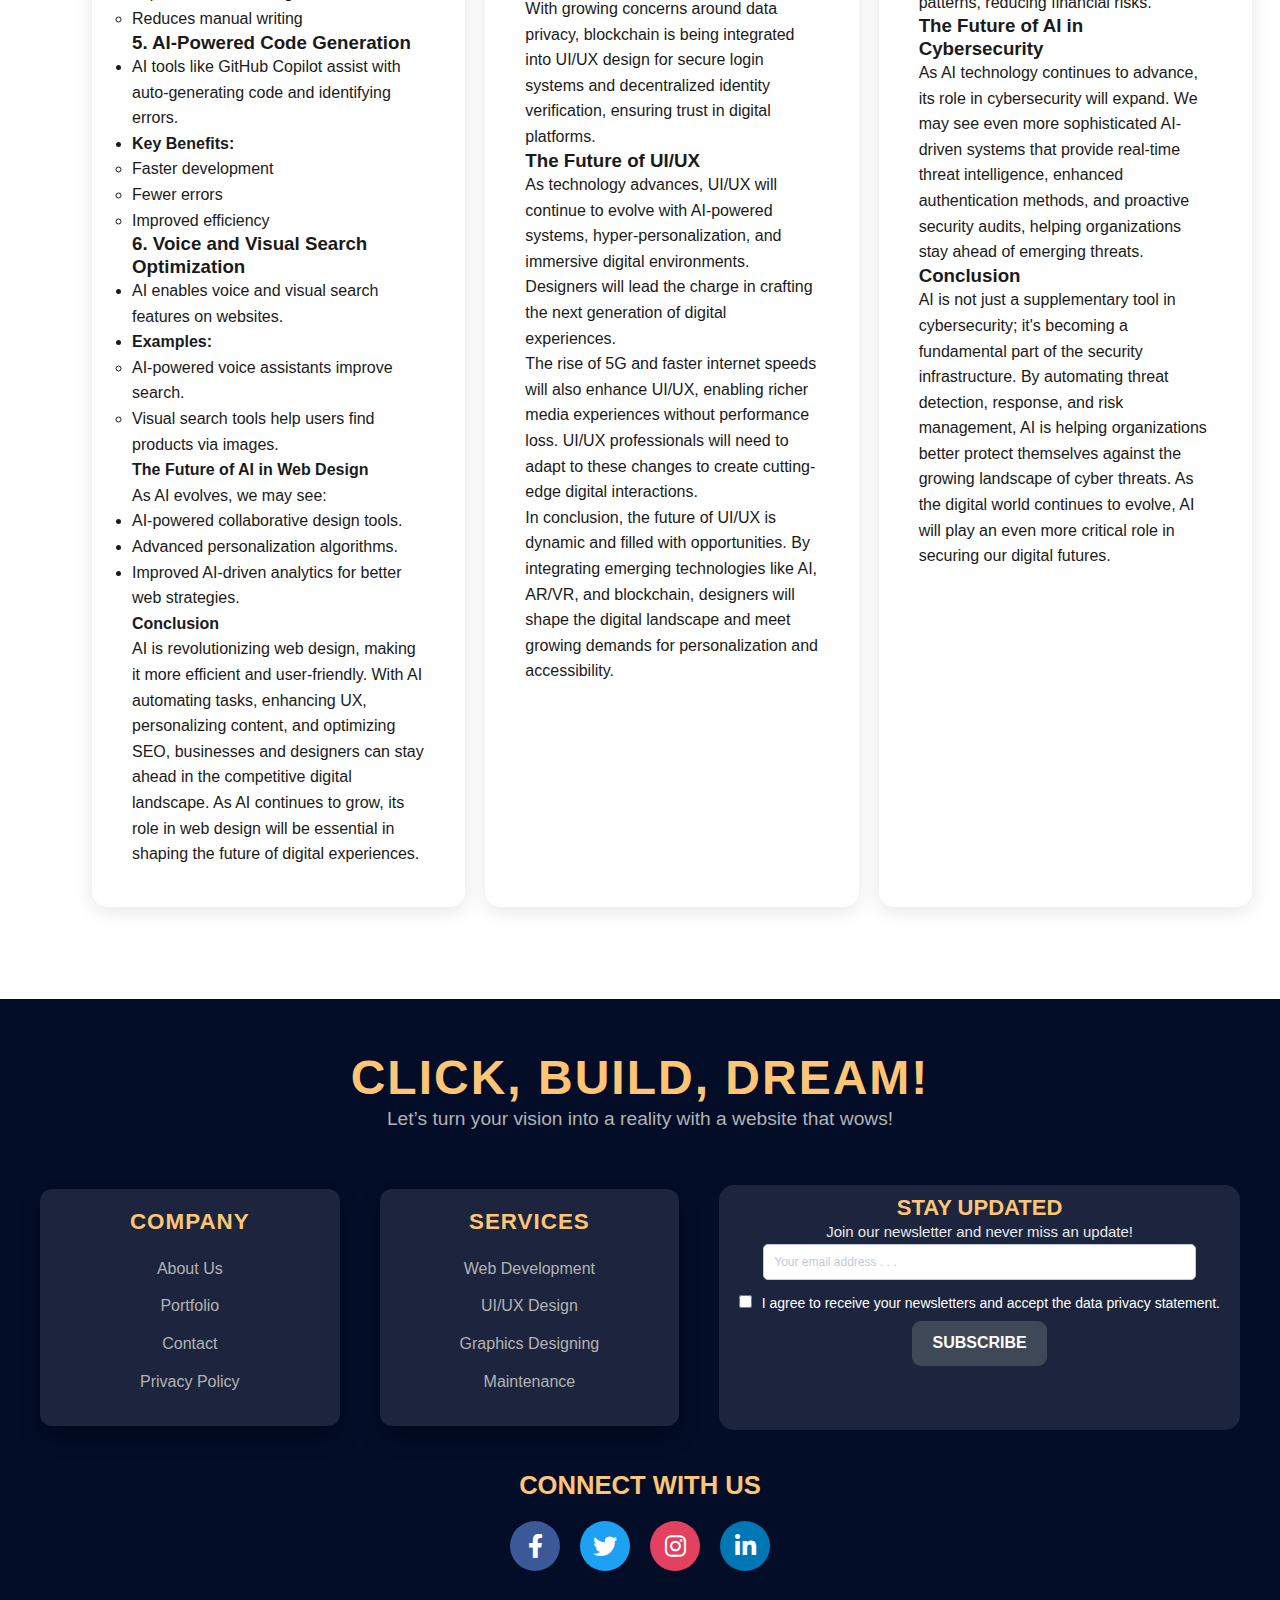
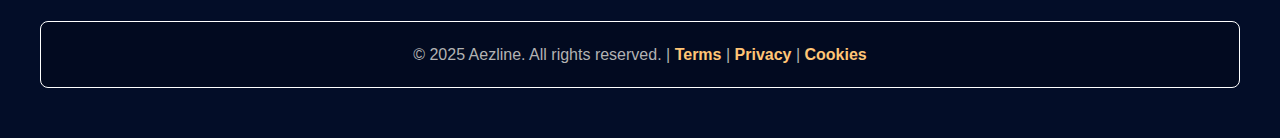
<file: blogs.html>
<!DOCTYPE html>
<html lang="en">
<head>
    <meta charset="UTF-8">
    <meta name="viewport" content="width=device-width, initial-scale=1.0">
    <title>WebDev - Professional Web Development Services</title>
    <link rel="stylesheet" href="blogs.css">
    <link rel="stylesheet" href="https://cdnjs.cloudflare.com/ajax/libs/font-awesome/6.0.0/css/all.min.css">
    <script src="script.js" defer></script>
</head>
<body>
    <!-- Navbar -->
    <nav class="navbar">
        <div class="container">
            <a href="#" class="logo">Aezline</a>
            <ul class="nav-links">
                <li><a href="index.html">Home</a></li>
                <li><a href="#about">About</a></li>
                <li><a href="#portfolio">Portfolio</a></li>
                <li><a href="#contact">Contact</a></li>
                <a href="https://wa.me/919382924230?text=Hello%2C%20let%20me%20know%20how%20to%20do%20this.." class="btn" target="_blank">
                    START A PROJECT
                </a>
            </ul>
            <div class="hamburger">
                <span></span>
                <span></span>
                <span></span>
            </div>
        </div>
    </nav>

<div class="blog-container">
    <!-- First Blog Card -->
    <article class="blog-card">
        <div class="blog-card__header">
            <img src="./images/blog1.jpg" alt="Nature" class="blog-card__image">
            <div class="blog-card__date">
                <span class="day">12</span>
                <span class="month">FEB</span>
            </div>
        </div>
        <div class="blog-card__body">
            <div class="blog-card__body">
                <h2 class="blog-card__title">AI in Web Design</h2>
                <p class="blog-card__author"><i class="fas fa-user"></i> Sajarul Hoque</p>
            
                <p><strong>Introduction</strong></p>
                <p>Artificial Intelligence (AI) is transforming web design by automating tasks, enhancing personalization, and increasing efficiency. AI tools help create visually appealing, functional, and user-friendly websites faster, benefiting both businesses and designers.</p>
            
                <p><strong>The Role of AI in Web Design</strong></p>
                <p>AI is impacting web design in several key areas, from automation to improving user experience:</p>
            
                <h3>1. Automated Web Design</h3>
                <ul>
                    <li>AI-powered website builders like Wix ADI and Bookmark’s AiDA create beautiful, functional websites without coding.</li>
                    <li><strong>Benefits:</strong>
                        <ul>
                            <li>Saves time and effort</li>
                            <li>No coding skills required</li>
                            <li>Professional look with minimal input</li>
                        </ul>
                    </li>
                </ul>
            
                <h3>2. Enhanced User Experience (UX) with AI</h3>
                <ul>
                    <li>AI analyzes user behavior and suggests design improvements.</li>
                    <li><strong>Examples:</strong>
                        <ul>
                            <li>AI chatbots improve customer support.</li>
                            <li>Personalized recommendations increase engagement.</li>
                            <li>AI-driven heatmaps optimize layouts.</li>
                        </ul>
                    </li>
                </ul>
            
                <h3>3. AI-Based Personalization</h3>
                <ul>
                    <li>Websites use AI to tailor experiences based on user behavior.</li>
                    <li><strong>Applications:</strong>
                        <ul>
                            <li>E-commerce platforms suggest products based on activity.</li>
                            <li>Dynamic content adapts to different user segments.</li>
                            <li>AI-driven A/B testing boosts conversions.</li>
                        </ul>
                    </li>
                </ul>
            
                <h3>4. Automated Content Generation and SEO</h3>
                <ul>
                    <li>AI tools like Copy.ai and Jasper create SEO-friendly content.</li>
                    <li><strong>Advantages:</strong>
                        <ul>
                            <li>Saves time</li>
                            <li>Improves SEO rankings</li>
                            <li>Reduces manual writing</li>
                        </ul>
                    </li>
                </ul>
            
                <h3>5. AI-Powered Code Generation</h3>
                <ul>
                    <li>AI tools like GitHub Copilot assist with auto-generating code and identifying errors.</li>
                    <li><strong>Key Benefits:</strong>
                        <ul>
                            <li>Faster development</li>
                            <li>Fewer errors</li>
                            <li>Improved efficiency</li>
                        </ul>
                    </li>
                </ul>
            
                <h3>6. Voice and Visual Search Optimization</h3>
                <ul>
                    <li>AI enables voice and visual search features on websites.</li>
                    <li><strong>Examples:</strong>
                        <ul>
                            <li>AI-powered voice assistants improve search.</li>
                            <li>Visual search tools help users find products via images.</li>
                        </ul>
                    </li>
                </ul>
            
                <p><strong>The Future of AI in Web Design</strong></p>
                <p>As AI evolves, we may see:</p>
                <ul>
                    <li>AI-powered collaborative design tools.</li>
                    <li>Advanced personalization algorithms.</li>
                    <li>Improved AI-driven analytics for better web strategies.</li>
                </ul>
            
                <p><strong>Conclusion</strong></p>
                <p>AI is revolutionizing web design, making it more efficient and user-friendly. With AI automating tasks, enhancing UX, personalizing content, and optimizing SEO, businesses and designers can stay ahead in the competitive digital landscape. As AI continues to grow, its role in web design will be essential in shaping the future of digital experiences.</p>
            </div>
            
        </div>
    </article>

    <!-- Second Blog Card -->
    <article class="blog-card">
        <div class="blog-card__header">
            <img src="./images/blog2.jpg" alt="Adventure" class="blog-card__image">
            <div class="blog-card__date">
                <span class="day">15</span>
                <span class="month">MAR</span>
            </div>
        </div>
        <div class="blog-card__body">
            <div class="blog-card__body">
                <h2 class="blog-card__title">Future of UI/UX</h2>
                <p class="blog-card__author"><i class="fas fa-user"></i> Raju Roy</p>
            
                <h3>Key Trends in UI/UX</h3>
            
                <h4>1. AI-Driven Personalization</h4>
                <p>AI and machine learning are enhancing user experiences by analyzing data to provide personalized content, layouts, and features. AI-powered chatbots and virtual assistants also improve interactions, offering more dynamic engagement.</p>
            
                <h4>2. Voice and Gesture-Based Interfaces</h4>
                <p>Voice and gesture-based navigation are reducing the need for touchpoints, making interfaces more accessible, especially for users with disabilities. These technologies are paving the way for touchless interactions in the future.</p>
            
                <h4>3. Augmented Reality (AR) and Virtual Reality (VR)</h4>
                <p>AR and VR are creating immersive experiences across industries like e-commerce, real estate, and education. With AR used for virtual try-ons and VR revolutionizing training and gaming, these technologies are redefining user engagement.</p>
            
                <h4>4. Dark Mode and Adaptive Design</h4>
                <p>Dark mode reduces eye strain and saves battery life, while adaptive designs that adjust to user context are improving usability, providing better comfort for those using devices for extended periods.</p>
            
                <h4>5. Minimalist and Inclusive Design</h4>
                <p>Modern UI/UX focuses on simplicity and accessibility, with clean interfaces that reduce distractions and features like adjustable text sizes and color contrast for users of all abilities.</p>
            
                <h4>6. Micro-Interactions and Animations</h4>
                <p>Subtle animations and hover effects improve user engagement by making interfaces feel responsive and enjoyable. These micro-interactions guide users and provide feedback during their digital journey.</p>
            
                <h4>7. Blockchain and Security in UI/UX</h4>
                <p>With growing concerns around data privacy, blockchain is being integrated into UI/UX design for secure login systems and decentralized identity verification, ensuring trust in digital platforms.</p>
            
                <h3>The Future of UI/UX</h3>
                <p>As technology advances, UI/UX will continue to evolve with AI-powered systems, hyper-personalization, and immersive digital environments. Designers will lead the charge in crafting the next generation of digital experiences.</p>
            
                <p>The rise of 5G and faster internet speeds will also enhance UI/UX, enabling richer media experiences without performance loss. UI/UX professionals will need to adapt to these changes to create cutting-edge digital interactions.</p>
            
                <p>In conclusion, the future of UI/UX is dynamic and filled with opportunities. By integrating emerging technologies like AI, AR/VR, and blockchain, designers will shape the digital landscape and meet growing demands for personalization and accessibility.</p>
            </div>
            
            
            
        </div>
    </article>

    <!-- Third Blog Card -->
    <article class="blog-card">
        <div class="blog-card__header">
            <img src="./images/blog3.jpg" alt="Travel" class="blog-card__image">
            <div class="blog-card__date">
                <span class="day">25</span>
                <span class="month">APR</span>
            </div>
        </div>
        <div class="blog-card__body">
            
            <div class="blog-card__body">
                <h1 class="blog-card__title">AI & Cybersecurity</h1>
    <p class="blog-card__author"><i class="fas fa-user"></i> Niyajudding</p>
    
    
    <h3>The Role of AI in Cybersecurity</h3>
    <p>
        AI is significantly enhancing the way cybersecurity functions, providing organizations with smarter, faster, and more efficient ways to prevent and address security breaches. Below are some key areas where AI is playing a major role:
    </p>
    
    <h4>1. Threat Detection and Prevention</h4>
    <p>
        Traditional security systems rely on known threat signatures, but AI goes beyond this by analyzing large amounts of data and identifying unusual patterns that may indicate a potential attack. With machine learning, AI can adapt and recognize new and evolving threats, enabling faster and more accurate threat detection.
    </p>
    
    <h4>2. Automated Security Responses</h4>
    <p>
        Once a threat is detected, AI can immediately respond by isolating infected systems, blocking malicious IP addresses, and notifying security teams. This quick response helps minimize the damage caused by cyberattacks, making AI a critical component in automated security defense.
    </p>
    
    <h4>3. AI-Powered Behavioral Analysis</h4>
    <p>
        AI can also analyze user behavior, detecting anomalies that might indicate insider threats or account compromises. By continuously monitoring login patterns, access history, and network traffic, AI helps to spot potential risks and prevent security breaches before they escalate.
    </p>
    
    <h4>4. Phishing Detection and Fraud Prevention</h4>
    <p>
        AI plays a crucial role in combating phishing and fraud. It can analyze email content, sender behavior, and domain authenticity to detect and block phishing attempts before they reach users. Additionally, AI helps identify fraudulent transactions by examining transaction patterns, reducing financial risks.
    </p>
    
    <h3>The Future of AI in Cybersecurity</h3>
    <p>
        As AI technology continues to advance, its role in cybersecurity will expand. We may see even more sophisticated AI-driven systems that provide real-time threat intelligence, enhanced authentication methods, and proactive security audits, helping organizations stay ahead of emerging threats.
    </p>
    
    <h3>Conclusion</h3>
    <p>
        AI is not just a supplementary tool in cybersecurity; it's becoming a fundamental part of the security infrastructure. By automating threat detection, response, and risk management, AI is helping organizations better protect themselves against the growing landscape of cyber threats. As the digital world continues to evolve, AI will play an even more critical role in securing our digital futures.
    </p>
            </div>
            
            
        </div>
    </article>

</div>

<section id="footer">
    <div class="footer-content">
        <div class="footer-header">
            <h3>Click, Build, Dream!</h3>
            <p>Let’s turn your vision into a reality with a website that wows!</p>
        </div>
        

        <div class="footer-segments">
            <div class="footer-item">
                <h3>Company</h3>
                <ul>
                    <li><a href="#">About Us</a></li>
                    <li><a href="#">Portfolio</a></li>
                    <li><a href="#">Contact</a></li>
                    <li><a href="Privacy Policy.html">Privacy Policy</a></li>
                </ul>
            </div>

            <div class="footer-item">
                <h3>Services</h3>
                <ul>
                    <li><a href="#">Web Development</a></li>
                    <li><a href="#">UI/UX Design</a></li>
                    <li><a href="#">Graphics Designing</a></li>
                    <li><a href="#">Maintenance</a></li>
                </ul>
            </div>

            
            <!-- Begin Brevo Form -->
            <div class="sib-form">
                <div id="sib-form-container" class="sib-form-container">
                

                <!-- Subscription Form -->
                <div id="sib-container" class="sib-container--large sib-container--vertical">
                    <form id="sib-form" method="POST" action="https://5a3778a8.sibforms.com/serve/[base64]" data-type="subscription">
                    <!-- Title -->
                    <div class="sib-form-block title-block">
                        <p>STAY UPDATED</p>
                    </div>

                    <!-- Subtitle -->
                    <div class="sib-form-block subtitle-block">
                        <p>Join our newsletter and never miss an update!</p>
                    </div>

                    <!-- Email Input -->
                    <div class="sib-form-block input-block">
                        <div class="sib-input">
                        <div class="form__entry entry_block">
                            <div class="form__label-row">
                            <div class="entry__field">
                                <input class="input" type="text" id="EMAIL" name="EMAIL" autocomplete="off" placeholder="Your email address . . ." data-required="true" required />
                            </div>
                            </div>
                            <label class="entry__error entry__error--primary"></label>
                        </div>
                        </div>
                    </div>

                    <!-- Opt-in Checkbox -->
                    <div class="sib-form-block optin-block">
                        <div class="sib-optin">
                        <div class="form__entry entry_mcq">
                            <div class="form__label-row">
                            <div class="entry__choice">
                                <label>
                                <input type="checkbox" class="input_replaced" value="1" id="OPT_IN" name="OPT_IN" />
                                <span class="checkbox checkbox_tick_positive"></span>
                                <span class="optin-text">I agree to receive your newsletters and accept the data privacy statement.</span>
                                </label>
                            </div>
                            </div>
                            <label class="entry__error entry__error--primary"></label>
                        </div>
                        </div>
                    </div>

                    <!-- Submit Button -->
                    <div class="sib-form-block submit-block">
                        <button class="sib-form-block__button sib-form-block__button-with-loader" type="submit">
                        <!-- <svg class="icon clickable__icon progress-indicator__icon sib-hide-loader-icon" viewBox="0 0 512 512"> -->
                            <path d="M460.116 373.846l-20.823-12.022c-5.541-3.199..."></path>
                        </svg>
                        SUBSCRIBE
                        </button>
                    </div>

                    </form>
                </div>
                </div>
            </div>
            <!-- End Brevo Form -->
            
        </div>

        <div class="footer-socials">
            <h3>Connect With Us</h3>
            <div class="social-icons">
                <a href="#" class="social-icon facebook">
                    <i class="fab fa-facebook-f"></i>
                </a>
                <a href="#" class="social-icon twitter">
                    <i class="fab fa-twitter"></i>
                </a>
                <a href="#" class="social-icon instagram">
                    <i class="fab fa-instagram"></i>
                </a>
                <a href="#" class="social-icon linkedin">
                    <i class="fab fa-linkedin-in"></i>
                </a>
            </div>
        </div>
        

        <div class="footer-bottom">
            <p>&copy; 2025 Aezline. All rights reserved. | <a href="#">Terms</a> | <a href="Privacy Policy.html">Privacy</a> | <a href="#">Cookies</a></p>
        </div>
    </div>
</section>

<script defer src="https://sibforms.com/forms/end-form/build/main.js"></script>


</body>
</html>
</file>
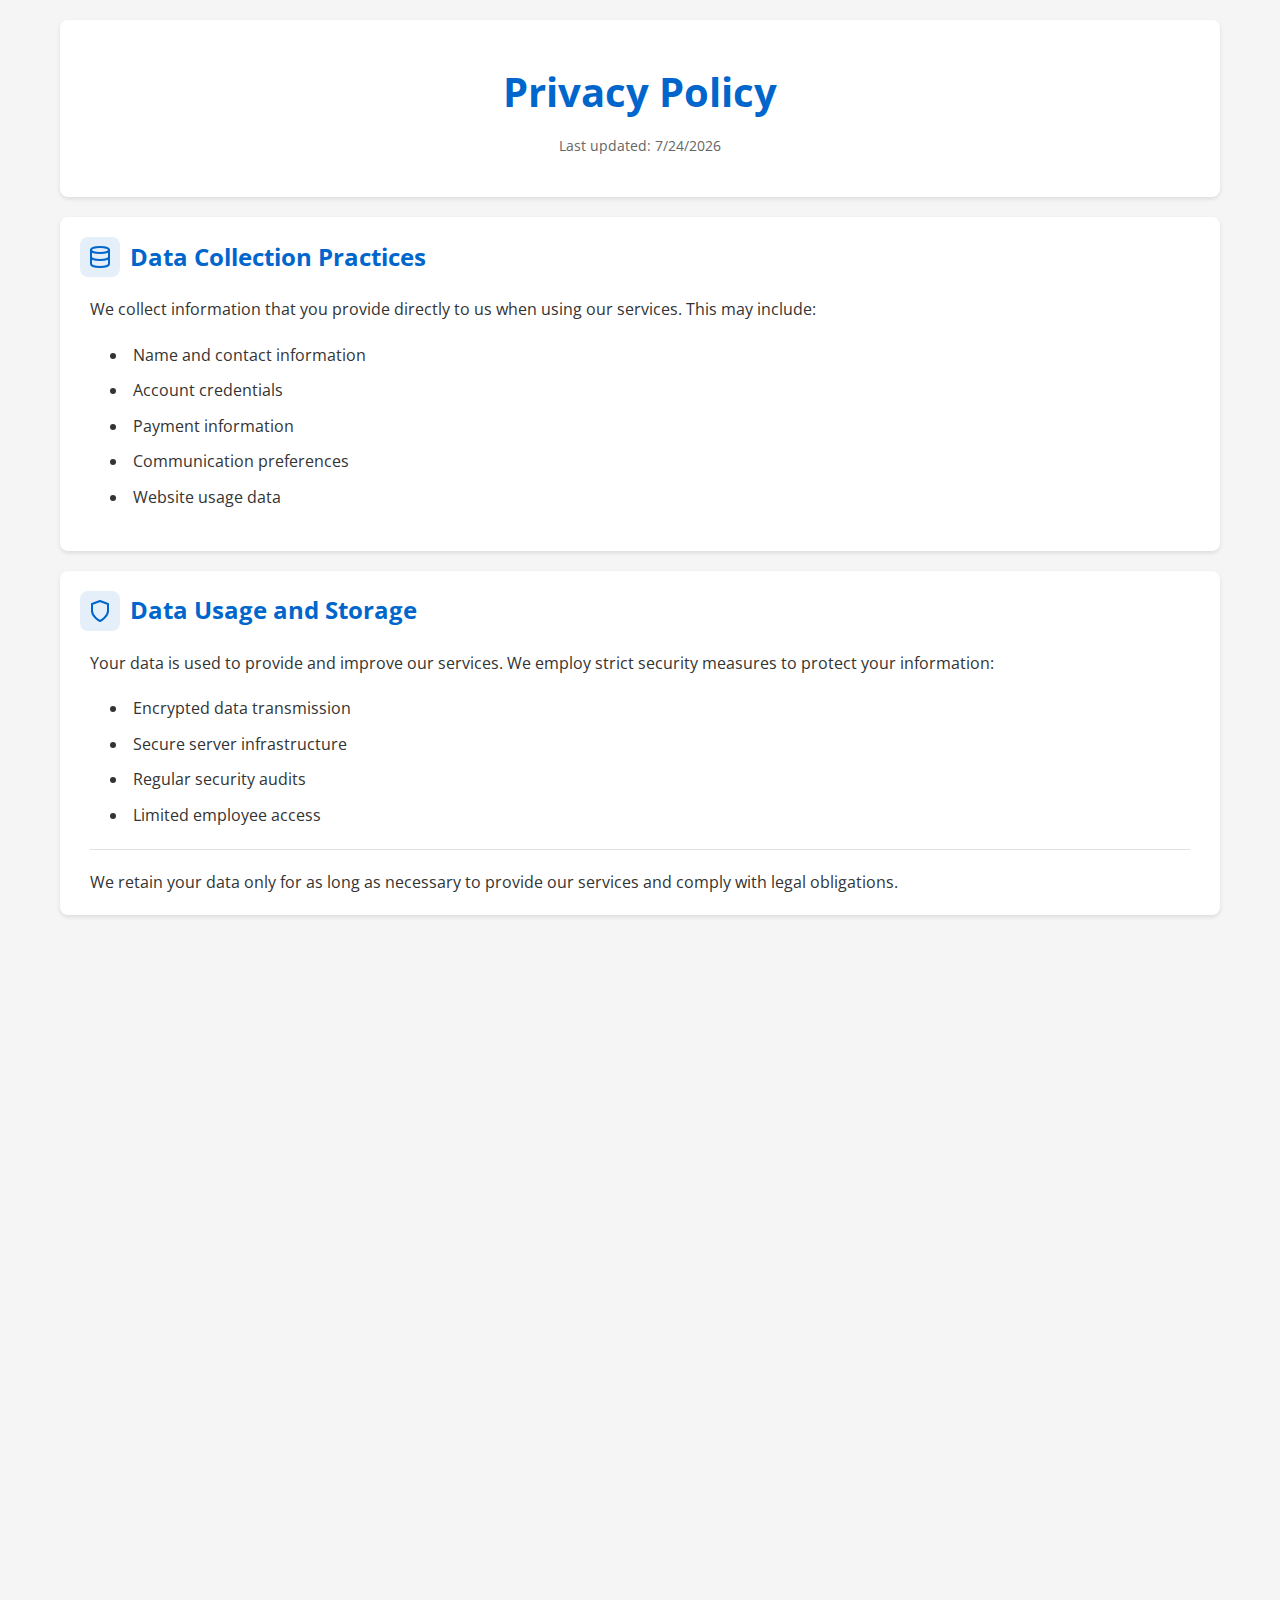
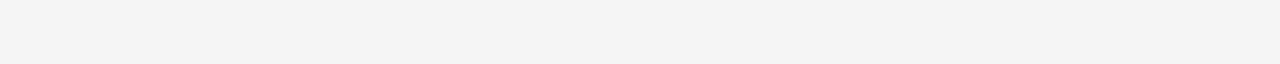
<file: Privacy Policy.html>
<!DOCTYPE html>
<html lang="en">
<head>
    <meta charset="UTF-8">
    <meta name="viewport" content="width=device-width, initial-scale=1.0">
    <title>Privacy Policy | Professional Web Services</title>
    <link rel="stylesheet" href="Privacy Policy.css">
    <link href="https://fonts.googleapis.com/css2?family=Open+Sans:wght@400;600;700&display=swap" rel="stylesheet">
</head>
<body>
    <div class="container">
        <header class="header">
            <h1>Privacy Policy</h1>
            <p class="last-updated"></p>
        </header>

        <main class="content">
            <!-- Data Collection Section -->
            <section class="policy-section" id="data-collection">
                <div class="section-header">
                    <div class="icon-wrapper">
                        <i class="icon database-icon"></i>
                    </div>
                    <h2>Data Collection Practices</h2>
                </div>
                <div class="section-content">
                    <p>We collect information that you provide directly to us when using our services. This may include:</p>
                    <ul>
                        <li>Name and contact information</li>
                        <li>Account credentials</li>
                        <li>Payment information</li>
                        <li>Communication preferences</li>
                        <li>Website usage data</li>
                    </ul>
                </div>
            </section>

            <!-- Data Usage Section -->
            <section class="policy-section" id="data-usage">
                <div class="section-header">
                    <div class="icon-wrapper">
                        <i class="icon shield-icon"></i>
                    </div>
                    <h2>Data Usage and Storage</h2>
                </div>
                <div class="section-content">
                    <p>Your data is used to provide and improve our services. We employ strict security measures to protect your information:</p>
                    <ul>
                        <li>Encrypted data transmission</li>
                        <li>Secure server infrastructure</li>
                        <li>Regular security audits</li>
                        <li>Limited employee access</li>
                    </ul>
                    <div class="separator"></div>
                    <p>We retain your data only for as long as necessary to provide our services and comply with legal obligations.</p>
                </div>
            </section>

            <!-- User Rights Section -->
            <section class="policy-section" id="user-rights">
                <div class="section-header">
                    <div class="icon-wrapper">
                        <i class="icon user-check-icon"></i>
                    </div>
                    <h2>Your Rights</h2>
                </div>
                <div class="section-content">
                    <p>You have several rights regarding your personal data:</p>
                    <ul>
                        <li>Right to access your personal data</li>
                        <li>Right to correct inaccurate data</li>
                        <li>Right to request data deletion</li>
                        <li>Right to restrict processing</li>
                        <li>Right to data portability</li>
                    </ul>
                </div>
            </section>

            <!-- Contact Section -->
            <section class="policy-section" id="contact">
                <div class="section-header">
                    <div class="icon-wrapper">
                        <i class="icon mail-icon"></i>
                    </div>
                    <h2>Contact Us</h2>
                </div>
                <div class="section-content">
                    <p>For any privacy-related inquiries or to exercise your rights, please contact our Data Protection Officer:</p>
                    <div class="contact-info">
                        <p>Email: sksajarulhoque@gmail.com / rajuroy07959@gmail.com</p>
                        <p>Phone: +91 7076529970 / +91 93829 24230</p>
                        <p>Address: Purulia, West Bangla , India</p>
                    </div>
                    <p class="response-time">We will respond to your request within 30 days.</p>
                </div>
            </section>
        </main>
    </div>
    <script src="Privacy Policy.js"></script>
</body>
</html>
</file>
<file: style.css>
.html {
    scroll-behavior: smooth;
}

body {
    margin: 0;
    font-family: Arial, sans-serif;
    background-image: url('./images/body_main4.jpg'), url('./images/body_main2.jpg'); /* Two images */
    background-size: cover, cover; /* Both images should cover their respective areas */
    background-position: center top, center bottom; /* First image centered at the top, second image at the bottom */
    background-repeat: no-repeat; /* Ensures no repeat */
    
    height: 100vh; /* Ensures the body takes up the entire viewport height */
}

.header {
    background-color: transparent; /* Fully transparent background */
    color: #fff;
    padding: 20px;
    margin-left: 37px;
    margin-top: 0%;
    position: fixed; /* Changed from relative to fixed */
    width: calc(91% + 7px); /* Added to ensure full width */
    background-image: url('./images/header.png');
    background-position: center top; /* First image centered at the top, second image at the bottom */
    background-repeat: no-repeat; /* Ensures no repeat */
    top: 0; /* Added to stick to top */
    z-index: 10;
   
}


.container {
    display: flex;
    justify-content: space-between;
    align-items: center;
    max-width: 1200px;
    margin: -25px auto;
    padding: 0 20px;
}

.logo {
    font-size: 24px;
    font-weight: bold;
    color: #fff;
}

.logo img {
    width: 150px; /* Adjust the size of the logo as needed */
    height: auto;
}

.nav ul {
    list-style: none;
    margin: 0;
    padding: 0;
    display: flex;
    margin-left: 28pc;
}

.nav ul li {
    margin: 0 15px;
}

.nav ul li a {
    text-decoration: none;
    color: #fff;
    font-size: 15px;
}

.btn {
    background: linear-gradient(145deg, #ffcc59, #ffc576); /* Subtle gradient for depth */
    color: #000000; /* Text color */
    padding: 8px 20px; /* More compact padding */
    text-decoration: none;
    border-radius: 25px; /* Elegant rounded corners */
    font-family: 'Montserrat', sans-serif; /* Keep Montserrat Bold font */
    font-weight: bold; /* Bold text */
    font-size: 16px; /* Adjusted font size for better balance */
    text-align: center;
    display: inline-block;
    letter-spacing: 0.5px; /* Slight letter spacing for readability */
    box-shadow: 0 4px 6px rgba(0, 0, 0, 0.1); /* Soft shadow for depth */
    transition: all 0.3s ease; /* Smooth transition for all properties */
}

.btn:hover {
    background: linear-gradient(145deg, #ffb84d, #ffcc59); /* Hover gradient effect */
    transform: translateY(-3px); /* Button raises slightly on hover */
    box-shadow: 0 6px 12px rgba(0, 0, 0, 0.2); /* Darker shadow on hover for emphasis */
}

.btn:active {
    transform: translateY(-1px); /* Slightly reduced movement when clicked */
    box-shadow: 0 4px 6px rgba(0, 0, 0, 0.1); /* Soft shadow when pressed */
}

.btn:focus {
    outline: none; /* Removes default outline on focus */
}


.main-content {
    height: max-content;
    margin-top: 100px; /* Increased top margin to accommodate fixed header */
    z-index: 1;
}
/* For the tagline below the header */
.tagline-text {
    text-align: left; /* Align text to the left */
    color: #ffffff; /* White text color */
    font-family: 'Lato', sans-serif; /* Lato font */
    font-weight: bold; /* Bold text */
    padding: 5px 0; /* Padding to add space around the tagline */
    margin-top: 20px; /* Space from the header */
    max-width: 1150px;
    margin-left: auto;
    margin-right: auto;
}

.tagline-text p {
    margin: 5px 0; /* Small margin between lines */
    font-size: 40px; /* Font size for tagline */
}

/* Highlight the word 'Websites' */
.tagline-text .highlight {
    color: #ffc576; /* Color for 'Websites' */
    font-family: 'Lato', sans-serif;
    font-weight: bold;
    transition: opacity 0.3s ease-in-out;
}

/* Button styling for "Our Works" */
.btn-our-works { /* See our Works */
    display: inline-block;
    margin-top: 30px; /* Space from the tagline */
    padding: 10px 30px; /* Padding for the button */
    background-color: #ffc576; /* Button color */
    color: #000000; /* Button text color */
    font-family: 'Montserrat', sans-serif; /* Button font */
    font-weight: bold; /* Bold text */
    text-decoration: none; /* Remove underline */
    border-radius: 10px; /* Rounded corners */
    font-size: 15px; /* Font size for the button */
    transition: background-color 0.3s ease; /* Smooth transition on hover */
    margin-left: 12pc;
    position: relative;
    bottom: 5pc;
}

.btn-our-works:hover {
    background-color: #e68900; /* Darken the button on hover */
}

/* Container and styling for the GIF */
.gif-container {
    width: 45%; /* Make the GIF container take up the other half of the space */
    text-align: right; /* Align the GIF to the right */
    position: relative; /* To position the gif container */
}

/* Positioning the GIF absolutely within its container */
.gif-image {
    width: 100%; /* Ensure the GIF takes up full width of its container */
    max-width: 400px; /* You can adjust this based on your design needs */
    height: auto; /* Maintain aspect ratio of the GIF */
    position: absolute; /* Make the GIF positionable */
    top: -270px; /* Moves the GIF upwards by 270px (adjust as needed) */
    right: -90%; /* Align the GIF to the right side, you can tweak this percentage */
    mix-blend-mode: screen;
}

/* Styling for the About Aezline Section */
.about-aezline {
    color: #000000;
    font-family: 'Lato', sans-serif;
    font-weight: normal;
    padding: 20px;
    background-color: #ffffff;
    border-radius: 10px;
    max-width: 800px;
    margin-left: auto;
    margin-right: auto;
    margin-top: 100px;
    box-shadow: 0px 4px 6px rgba(0, 0, 0, 0.1);
    display: flex; /* Enables flexbox for side-by-side layout */
    justify-content: center; /* Centers content */
    align-items: center; /* Centers content vertically */
    border-bottom: 5px solid #ffc576; /* Add a bottom accent line */
    
}

/* Optional: Absolute positioning for easy movement */
.about-aezline.movable {
    transform: translateX(-50%); /* Ensures horizontal centering */
}



/* Container to align text and image */
.about-content {
    display: flex;
    align-items: center; /* Aligns text and image vertically */
    justify-content: space-between; /* Creates space between text and image */
    width: 100%;
    padding: 10px;
    
    
}

/* Styling for the text content */
.about-text {
    flex: 1; /* Allows text to take available space */
    text-align: left;
    padding-right: 20px;
}

.about-text h2 {
    font-size: 24px;
    color: #ffc576;
    margin-bottom: 15px;
}

.about-text p {
    font-size: 13px;
    line-height: 1.6;
    margin-bottom: 15px;
    color: #000000;
}


/* Styling for the image */
.about-image img {
    width: 200px; /* Adjust the width of the image */
    height: auto; /* Maintain aspect ratio */
    border-radius: 8px; /* Optional rounded corners */
}


/* banner */
.banner {
    position: relative;
    overflow: hidden;
    width: 100%; /* Adjust as needed */
    height: 300px; /* Adjust as needed */
    margin-bottom: -20pc;
    bottom: 11pc;
}

.banner-container {
    display: flex;
    transition: transform 0.5s ease-in-out;
}

.banner-box {
    min-width: 100%; /* Each box takes full width */
    height: 100%; /* Full height of the banner */
    display: flex; /* Center the image */
    justify-content: center; /* Center horizontally */
    align-items: center; /* Center vertically */
}

.banner img {
    width: 100%;
    height: auto; /* Maintain aspect ratio */
    border-radius: 10px; /* Rounded corners for images */
    box-shadow: 0 4px 10px rgba(0, 0, 0, 0.2); /* Subtle shadow for images */
}

.button {
    position: absolute;
    top: 20%;
    transform: translateY(-10%);
    background-color: rgba(255, 255, 255, 0.8); /* Slightly more opaque */
    border: none;
    padding: 10px 15px; /* More padding for better click area */
    cursor: pointer;
    z-index: 5;
    border-radius: 5px; /* Rounded corners for buttons */
    box-shadow: 0 2px 5px rgba(0, 0, 0, 0.2); /* Shadow for buttons */
    transition: background-color 0.3s, transform 0.3s; /* Smooth transition */
    display: flex; /* Use flexbox for alignment */
    align-items: center; /* Center items vertically */
}

.button i {
    margin-right: 5px; /* Space between icon and text */
    font-size: 16px; /* Adjust icon size */
}

.button:hover {
    background-color: rgba(255, 255, 255, 1); /* Fully opaque on hover */
    transform: translateY(-3px); /* Slight lift effect on hover */
}

.prev {
    left: 20px; /* Adjusted for better spacing */
}

.next {
    right: 20px; /* Adjusted for better spacing */
}

/* Responsive adjustments */
@media (max-width: 768px) {
    .banner {
        height: 300px; /* Reduce height on smaller screens */
    }
}

/* General Section Styling */
.what-we-offer {
    text-align: center;
    background-color: #ffffff;
    padding: 20px 10px;
    max-width: 1100px;
    display: flex;
    flex-direction: column;
    gap: 0px;
    margin: 0 auto;
    margin-top: 13pc;
}

.what-we-offer h2 {
    font-size: 28px;
    color: #ffc576;
    margin-bottom: 30px;
    font-weight: bold;
}

/* Service Boxes */
.offer-container {
    display: grid;
    grid-template-columns: repeat(auto-fit, minmax(250px, 1fr));
    gap: 20px;
    margin-top: 20px;
}

.offer-box {
    background: #ffffff;
    padding: 20px;
    border-radius: 10px;
    box-shadow: 0px 4px 6px rgba(0, 0, 0, 0.1);
    transition: transform 0.3s ease-in-out, box-shadow 0.3s ease-in-out;
    border-bottom: 5px solid #ffc576;
    text-align: left;
}

.offer-box:hover {
    transform: translateY(-5px);
    box-shadow: 0px 6px 10px rgba(0, 0, 0, 0.15);
}

.offer-box h3 {
    font-size: 20px;
    color: #333;
    margin-bottom: 10px;
    font-weight: bold;
}

.offer-box p {
    font-size: 14px;
    color: #666;
    line-height: 1.5;
}

/* Our Process Section */
.process {
    background: url('./images/body_main3.jpg') center/cover no-repeat;
    color: #fff;
    background-position-x: -3px;
    text-align: center;
    height: 100vh;
    display: flex;
    flex-direction: row;
    justify-content: center;
    align-items: center;
    padding: 150px 0px;
    padding-left: 210px;
    padding-right: 40px;
}

.process h2 {
    font-size: 40px;
    font-weight: 700;
    color: #f1e5d9;
    text-transform: uppercase;
    letter-spacing: 3px;
    line-height: 1.2;
    margin-top: 13pc;
}

.process .main-title {
    font-size: 50px;
    font-weight: 700;
    background: linear-gradient(45deg, #b15800, #d4b895);
    -webkit-background-clip: text;
    background-clip: text;
    -webkit-text-fill-color: transparent;
    text-transform: uppercase;
    letter-spacing: 4px;
    animation: fadeInUp 1s ease-in-out;
    
}

.process .main-title::after {
    content: "";
    display: block;
    width: 80px;
    height: 4px;
    background: #d4b895;
    margin: 10px auto;
    border-radius: 2px;
    animation: slideIn 1.5s ease-in-out;
}

.process-points {
    display: flex;
    flex-direction: column;
    gap: 15px;
    max-width: 400px;
    margin: auto;
    text-align: left;
    margin-right: 10pc;
    margin-top: 9pc;
}


.process-point {
    background: rgba(255, 255, 255, 0.1);
    padding: 12px;
    border-radius: 15px;
    -webkit-backdrop-filter: blur(5px);
    backdrop-filter: blur(5px);
    border: 1px solid rgba(255, 255, 255, 0.3);
    box-shadow: 0 3px 8px rgba(0, 0, 0, 0.2);
    transition: 0.3s ease;
    overflow: hidden;
}


.process-point:hover {
    transform: translateY(-5px);
    box-shadow: 0 8px 20px rgba(255, 165, 0, 0.3);
    background: rgba(255, 165, 0, 0.1);
}

.process-point h3 {
    font-size: 14px;
    font-weight: 700;
    color: #ffbe76;
    margin-bottom: 5px;
    text-transform: uppercase;
    letter-spacing: 1px;
}

.process-point h3::after {
    content: "";
    width: 30px;
    height: 3px;
    background: linear-gradient(90deg, #ffbe76, #ff7979);
    position: absolute;
    bottom: -5px;
    left: 0;
    border-radius: 2px;
    transition: width 0.4s ease;
}

.process-point:hover h3::after {
    width: 60px;
}

.process-point p {
    font-size: 12px;
    line-height: 1.4;
    color: #eee;
    opacity: 0.9;
    transition: 0.3s ease;
}

.process-point:hover p {
    color: #fff;
}

/* Animated Border Effect */
.process-point::before {
    content: "";
    position: absolute;
    inset: 0;
    border-radius: 15px;
    padding: 2px;
    background: linear-gradient(45deg, #ff7979, #ffbe76, #f0932b, #e056fd);
    -webkit-mask: linear-gradient(white, white) content-box, linear-gradient(white, white);
    mask: linear-gradient(white, white) content-box, linear-gradient(white, white);
    -webkit-mask-composite: xor;
    mask-composite: exclude;
    mask-composite: exclude;
    opacity: 0;
    transition: opacity 0.4s ease-in-out;
}

.process-point:hover::before {
    opacity: 1;
}

/* Keyframe Animations */
@keyframes fadeInUp {
    from {
        opacity: 0;
        transform: translateY(20px);
    }
    to {
        opacity: 1;
        transform: translateY(0);
    }
}

@keyframes slideIn {
    from {
        width: 0;
    }
    to {
        width: 80px;
    }
}



.start {
    background: linear-gradient(145deg, #ffcc59, #ffc576); /* Subtle gradient for depth */
    color: #000000; /* Text color */
    padding: 8px 20px; /* More compact padding */
    text-decoration: none;
    border-radius: 25px; /* Elegant rounded corners */
    font-family: 'Montserrat', sans-serif; /* Keep Montserrat Bold font */
    font-weight: bold; /* Bold text */
    font-size: 16px; /* Adjusted font size for better balance */
    text-align: center;
    display: inline-block;
    letter-spacing: 0.5px; /* Slight letter spacing for readability */
    box-shadow: 0 4px 6px rgba(0, 0, 0, 0.1); /* Soft shadow for depth */
    transition: all 0.3s ease; /* Smooth transition for all properties */
}

.start:hover {
    background: linear-gradient(145deg, #ffb84d, #ffcc59); /* Hover gradient effect */
    transform: translateY(-3px); /* Button raises slightly on hover */
    box-shadow: 0 6px 12px rgba(0, 0, 0, 0.2); /* Darker shadow on hover for emphasis */
}

.start:active {
    transform: translateY(-1px); /* Slightly reduced movement when clicked */
    box-shadow: 0 4px 6px rgba(0, 0, 0, 0.1); /* Soft shadow when pressed */
}

.start:focus {
    outline: none; /* Removes default outline on focus */
}


/* Our Portfolio Section */
.our-portfolio {
    text-align: center;
   
    padding: 50px 20px;
    max-width: 1200px;
    margin: 5px auto;
    border-radius: 10px;
}

.our-portfolio h2 {
    font-size: 28px;
    color: #ffc576;
    margin-bottom: 20px;
    font-weight: bold;
}

.our-portfolio p {
    font-size: 16px;
    color: #333;
    line-height: 1.5;
    max-width: 800px;
    margin: 0 auto;
}


/* Portfolio Slider */
.portfolio-slider {
    display: flex;
    overflow: hidden;
    width: 100%;
    margin-top: 30px;
}

/* Add white gradient on the left and right sides */
.portfolio-slider::after {
    content: '';
    width: 10%;
    background: linear-gradient(to left, rgba(255, 255, 255, 1) 0%, rgba(255, 255, 255, 0) 100%);
    z-index: 2;
}

.portfolio-slider::before {
    content: '';
    width: 10%;
    background: linear-gradient(to right, rgba(255, 255, 255, 1) 0%, rgba(255, 255, 255, 0) 100%);
    z-index: 2;
}

.portfolio-slider::before {
    left: 0;
}

.portfolio-slider::after {
    right: 0;
}

/* Portfolio Container - Infinite Slide */
.portfolio-container {
    display: flex;
    animation: slideLoop 30s linear infinite; /* Infinite loop animation */
}

.portfolio-box {
    flex: 0 0 250px;
    margin-right: 10px; /* Space between items */
}

.portfolio-box img {
    width: 100%;
    height: auto;
}

/* Hover effect to pause the animation */
.portfolio-slider:hover .portfolio-container {
    animation-play-state: paused;
}

/* Infinite Loop Animation */
@keyframes slideLoop {
    from {
        transform: translateX(0);
    }
    to {
        transform: translateX(-100%);
    }
}



/* Button styling for "Our Works2" */
.button-div {
    display: flex;
    align-items: center;
    justify-content: center;
    margin-top: 3pc;
}
.btn-our-works2 {
    display: inline-block;
    margin-top: 10px; /* Space from the tagline */
    padding: 10px 30px; /* Padding for the button */
    background-color: #ffc576; /* Button color */
    color: #000000; /* Button text color */
    font-family: 'Montserrat', sans-serif; /* Button font */
    font-weight: bold; /* Bold text */
    text-decoration: none; /* Remove underline */
    border-radius: 10px; /* Rounded corners */
    font-size: 15px; /* Font size for the button */
    transition: background-color 0.3s ease; /* Smooth transition on hover */
    margin-left: -1pc;
}

.btn-our-works2:hover {
    background-color: #e68900; /* Darken the button on hover */
    color: #ffffff;
}


/* Build Section */
.build-section {
    text-align: center;
    padding: 50px 20px;
    display: flex;
    flex-direction: column;
    align-items: center;
    margin-top: 4pc;
}



.build-container {
    max-width: 700px;
    display: flex;
    flex-direction: column;
    align-items: center;
    
}

/* Description */
.build-description {
    font-size: 1.2rem;
    color: #555;
    margin-bottom: 30px;
    line-height: 1.6;
    text-align: center;
}

/* Contact Section */
.contact-heading {
    font-size: 2rem;
    color: #222;
    margin-bottom: 20px;
    text-align: center;
}

/* Contact Buttons */
.contact-buttons {
    display: flex;
    justify-content: center;
    margin-top: 2pc;
    gap: 20px;
    flex-wrap: wrap;
}

.contact-btn {
    display: flex;
    align-items: center;
    padding: 12px 20px;
    font-size: 1rem;
    font-weight: bold;
    text-decoration: none;
    color: white;
    border-radius: 30px;
    transition: 0.3s ease;
}

/* Icon for Buttons */
.contact-btn img {
    width: 20px;
    height: 20px;
    margin-right: 10px;
}

/* Gmail Button */
.gmail-btn {
    background: #D44638;
    gap: 10px;
}

.gmail-btn:hover {
    background: #B23121;
}

/* WhatsApp Button */
.whatsapp-btn {
    background: #25D366;
    gap: 10px;
}

.whatsapp-btn:hover {
    background: #1EBE5D;
}


.clients-section {
    /* position: relative; */
    text-align: center;
    padding: 80px 20px;
    background: url('your-background.jpg') no-repeat center center/cover;
    color: white;
}
.overlay {
    position: absolute;
    top: 0; left: 0; width: 100%; height: 100%;
    background: rgba(0, 0, 0, 0.5);
}
.clients-title {
    font-size: 2.5rem;
    opacity: 0.7;
}
.clients-subtitle {
    font-size: 1.5rem;
    margin-bottom: 40px;
}
.slider-container {
    display: flex;
    align-items: center;
    justify-content: center;
}
.circle-slider {
    display: flex;
    align-items: center;
    gap: 15px;
}
.circle {
    width: 80px;
    height: 80px;
    border-radius: 50%;
    background-size: cover;
    background-position: center;
    transition: all 0.5s ease;
}
.big {
    width: 120px;
    height: 120px;
}
.prev, .next {
    background: rgba(255, 255, 255, 0.5);
    border: none;
    padding: 10px 15px;
    font-size: 24px;
    cursor: pointer;
}
.client-name {
    margin-top: 20px;
    font-size: 1.2rem;
}

.discount-div {
    min-height: 144px;
    display: flex;
    gap: 20px;
    
}

.discount {
    background-color: #ffc576 ;
    height: 100%;
    width: 300px;
}


/* scroll smooth */
html {
    scroll-behavior: smooth;
}




.pricing-table {
    display: flex;
    flex-direction: column;
    border-radius: 10px;
    gap: 1.5rem;
    overflow: visible;
    margin-left: 45px;
    margin-right: 45px;
    background-color: #030d28;
    padding-left: 10px;
    padding-right: 10px;
    padding-top: 150px;
    padding-bottom: 50px;
    /* height: 80rem; */
    
}
@media (min-width: 768px) {
    .pricing-table {
        flex-direction: row;
    }
}

.pricing-table {
    display: flex;
    justify-content: center;
    flex-direction: column;
    
}

.pricing-table h1 {
    color: white;
    text-align: center;
    font-size: 3rem;
    font-weight: bold;
    margin-top: -110px;
    margin-bottom: 20px;
    white-space: nowrap; /* Prevents text from breaking into multiple lines */
}

.plans {
    display: flex;
    flex-direction: row;
    overflow-y: visible;
    height: 50rem;
    gap: 20px;
    padding-left: 40px;
    padding-right: 40px;
    
}

.plan {
    background-color: white;
    border-radius: 1rem;
    overflow: visible;
    width: 50rem;
    height: 50rem;
    box-shadow: 0 4px 8px rgba(0, 0, 0, 0.1);
    z-index: 5;
}


.plan-header {
    text-align: center;
    padding: 1rem;
    color: white;
}
.plan-header.silver {
    background: linear-gradient(to right, #6b46c1, #5a67d8);
}
.plan-header.gold {
    background: linear-gradient(to right, #ed64a6, #9f7aea);
}
.plan-header.platinum {
    background: linear-gradient(to right, #ecc94b, #ed8936);
}
.plan-header h2 {
    margin: 0;
    font-size: 1.5rem;
    font-weight: bold;
}
.plan-header p {
    margin: 0.5rem 0;
}
.plan-header .price {
    font-size: 1.5rem;
    font-weight: bold;
}
.plan-body {
    padding: 1.5rem;
    height: 495px;
    overflow-y: hidden;
}
.plan-body ul {
    list-style: none;
    padding: 0;
    margin: 0;
}
.plan-body li {
    display: flex;
    align-items: center;
    margin-bottom: 1rem;
}
.plan-body li i {
    margin-right: 0.5rem;
}
.plan-body li i.fa-check {
    color: #48bb78;
}
.plan-body li i.fa-times {
    color: #f56565;
}

#seeMoreGold, #seeMorePremium {
    padding-left: 20px;
}

#seeMoreGold a, #seeMorePremium a {
    text-decoration: none;
    
}

.plan-footer {
    text-align: center;
    padding: 1rem;
}


.basic-plan-footer {
    margin-top: 50px;
}
.plan-footer button {
    background: linear-gradient(to right, #6b46c1, #5a67d8);
    color: white;
    border: none;
    border-radius: 0.5rem;
    padding: 0.75rem 1.5rem;
    font-size: 1rem;
    cursor: pointer;
}
.plan-footer button.gold {
    background: linear-gradient(to right, #ed64a6, #9f7aea);
}
.plan-footer button.platinum {
    background: linear-gradient(to right, #ecc94b, #ed8936);
}

#our-clients {
    text-align: center;
    padding: 100px 40px;
    background: #f7f9fc;
    position: relative;
    overflow: hidden;
}

#our-clients h2 {
    font-size: 3rem;
    font-weight: 700;
    color: #2c3e50;
    margin-bottom: 40px;
    text-transform: uppercase;
    letter-spacing: 3px;
    text-shadow: 1px 1px 2px rgba(0, 0, 0, 0.1);
}

.client-slider {
    width: 90%;
    max-width: 1200px;
    margin: auto;
    overflow: hidden;
    border-radius: 15px; /* Rounded corners for the slider */
    box-shadow: 0 4px 20px rgba(0, 0, 0, 0.1);
    position: relative;
}

.client-slides {
    display: flex;
    transition: transform 0.5s linear;
    width: 200%; /* Make sure it accommodates duplicate slides */
}

.client-slide {
    width: calc(100% / 3); /* 3 columns */
    box-sizing: border-box;
    padding: 20px;
    position: relative;
    transition: transform 0.3s ease;
}

.client-slide:hover {
    transform: scale(1.05);
}

.client-slide img {
    width: 100px;
    height: 100px;
    border-radius: 50%;
    margin: 20px auto;
    border: 4px solid #ffc576;
    box-shadow: 0 4px 10px rgba(0, 0, 0, 0.1);
    transition: transform 0.3s ease;
}

.client-slide img:hover {
    transform: scale(1.1);
}

.client-slide h3 {
    font-size: 1.6rem;
    font-weight: 600;
    color: #333;
    margin: 10px 0;
}

.client-slide p {
    font-size: 1rem;
    color: #666;
    margin: 0 20px 20px;
    line-height: 1.5;
}

/* Responsive adjustments */
@media (max-width: 768px) {
    #our-clients h2 {
        font-size: 2.5rem;
    }

    .client-slide h3 {
        font-size: 1.4rem;
    }

    .client-slide p {
        font-size: 0.9rem;
    }

    .client-slide {
        width: calc(100% / 2); /* 2 columns on smaller screens */
    }
}



/* Blog Section */
#blog-section {
    text-align: center;
    padding: 100px 20px;
    background: #030d28;
    position: relative;
    overflow: hidden;
}

#blog-section h2 {
    font-size: 3rem;
    font-weight: 800;
    color: #ffffff;
    text-transform: uppercase;
    letter-spacing: 4px;
    
    margin-bottom: 60px;
}

/* Floating Gradient Backgrounds */
.blog-bg {
    position: absolute;
    width: 150%;
    height: 150%;
    background: linear-gradient(45deg, rgba(255, 0, 150, 0.3), rgba(0, 255, 255, 0.3));
    filter: blur(120px);
    transform: translate(-50%, -50%);
    z-index: -1;
}

/* Blog Cards */
.blog-wrapper {
    display: flex;
    justify-content: center;
    flex-wrap: wrap;
    gap: 50px;
}

.blog-card {
    position: relative;
    width: 350px;
    background: rgba(255, 255, 255, 0.08);
    border-radius: 20px;
    overflow: hidden;
    box-shadow: 0 20px 40px rgba(0, 0, 0, 0.5);
    transition: transform 0.5s ease, box-shadow 0.5s ease;
    -webkit-backdrop-filter: blur(10px);
    backdrop-filter: blur(10px);
    border: 2px solid rgba(255, 255, 255, 0.2);
    transform: rotate(-3deg);
}

.blog-card:nth-child(2) {
    transform: rotate(3deg);
}

.blog-card:hover {
    transform: rotate(0deg) scale(1.05);
    box-shadow: 0 25px 50px rgba(255, 255, 255, 0.2);
}

.blog-card img {
    width: 100%;
    height: 200px;
    object-fit: cover;
    border-bottom: 2px solid rgba(255, 255, 255, 0.1);
}

.blog-content {
    padding: 20px;
}

.blog-content h3 {
    font-size: 1.8rem;
    color: #ffc576;
    margin-bottom: 10px;
}

.blog-content p {
    font-size: 1rem;
    color: #ddd;
    line-height: 1.6;
}

/* Futuristic Neon Button */
.read-more {
    display: inline-block;
    text-decoration: none;
    color: #fff;
    font-weight: 700;
    padding: 12px 18px;
    margin-top: 15px;
    border-radius: 12px;
    background: rgba(0, 255, 255, 0.2);
    box-shadow: 0 0 15px rgba(0, 255, 255, 0.8);
    transition: 0.3s ease;
}

.read-more:hover {
    background: rgba(0, 255, 255, 0.8);
    box-shadow: 0 0 25px rgba(0, 255, 255, 1);
}

/* Scroll Animation */
.blog-card {
    opacity: 0;
    transform: translateY(50px);
    transition: opacity 0.6s ease, transform 0.6s ease;
}

.blog-card.show {
    opacity: 1;
    transform: translateY(0);
}

/* Responsive */
@media (max-width: 768px) {
    .blog-wrapper {
        flex-direction: column;
        align-items: center;
    }

    .blog-card {
        width: 90%;
    }
}

.strip{
    background-color: white;
    width: 100%;
    height: 20px;
}


#footer {
    background: #030d28;
    color: #f5f5f5;
    padding: 50px 20px;
    font-family: 'Roboto', sans-serif;
    position: relative;
    text-align: center;
}

.footer-content {
    max-width: 1200px;
    margin: 0 auto;
}

.footer-header {
    margin-bottom: 50px;
    animation: fadeInUp 2s ease-out;
}



.footer-header h3 {
    font-size: 3rem;
    color: #ffc576;
    text-transform: uppercase;
    letter-spacing: 2px;
}

.footer-header p {
    font-size: 1.2rem;
    color: #b3b3b3;
    margin-top: -30px;
}

.footer-segments {
    display: flex;
    flex-direction: row;
    justify-content: space-between;
    align-items: center;
    gap: 40px;
    /* flex-wrap: wrap; */
    margin-bottom: 40px;
    /* background-color: red; */
}

.footer-item {
    flex: 1;
    min-width: 280px;
    padding: 20px;
    border-radius: 12px;
    background: rgba(255, 255, 255, 0.1);
    box-shadow: 0 12px 20px rgba(0, 0, 0, 0.3);
    transition: all 0.3s ease-in-out;
}

.footer-item h3 {
    font-size: 1.4rem;
    color: #ffc576;
    margin-bottom: 20px;
    text-transform: uppercase;
    font-weight: bold;
    letter-spacing: 1px;
}

.footer-item ul {
    list-style: none;
    padding: 0;
}

.footer-item ul li {
    margin: 12px 0;
}

.footer-item ul li a {
    color: #b3b3b3;
    text-decoration: none;
    font-size: 1rem;
    transition: all 0.3s ease-in-out;
}


.footer-item .subscribe-form {
    display: flex;
    gap: 10px;
    justify-content: center;
    margin-top: 20px;
}

.footer-item .subscribe-form input {
    padding: 8px;
    border-radius: 8px;
    border: 1px solid #ddd;
    width: 200px;
}

.footer-item .subscribe-form button {
    padding: 10px;
    background-color: #ffc576;
    color: white;
    border: none;
    border-radius: 8px;
    cursor: pointer;
}

.footer-item .subscribe-form button:hover {
    background-color: #ffae3c;
}

.footer-socials {
    margin-top: 40px;
}

.footer-socials h3 {
    font-size: 1.6rem;
    color: #ffc576;
    margin-bottom: 20px;
    text-transform: uppercase;
}

/* Social Media Icon Styles */
.social-icons {
    display: flex;
    gap: 20px;
    justify-content: center;
}

.social-icon {
    width: 50px;
    height: 50px;
    border-radius: 50%;
    background-color: #444;
    display: flex;
    justify-content: center;
    align-items: center;
    text-decoration: none; /* Remove underline */
    transition: transform 0.3s ease-in-out, box-shadow 0.3s ease-in-out;
}

.social-icon i {
    color: #fff;
    font-size: 24px;
    transition: color 0.3s ease;
}

.social-icon:hover {
    transform: scale(1.1);
    box-shadow: 0 10px 30px rgba(0, 0, 0, 0.5);
}

.social-icon:hover i {
    color: #ffc576;
}

.social-icon.facebook {
    background-color: #3b5998;
}

.social-icon.twitter {
    background-color: #1da1f2;
}

.social-icon.instagram {
    background-color: #e4405f;
}

.social-icon.linkedin {
    background-color: #0077b5;
}


.footer-bottom {
    border: 1px solid white;
    margin-top: 50px;
    padding: 20px;
    background: rgba(0, 0, 0, 0.2);
    border-radius: 8px;
    color: #b3b3b3;
}

.footer-bottom p {
    font-size: 1rem;
}

.footer-bottom a {
    color: #ffc576;
    text-decoration: none;
    font-weight: bold;
    transition: all 0.3s ease-in-out;
}

.footer-bottom a:hover {
    color: #ffae3c;
}

@keyframes fadeInUp {
    0% {
        opacity: 0;
        transform: translateY(20px);
    }
    100% {
        opacity: 1;
        transform: translateY(0);
    }
}

@media (max-width: 768px) {
    .footer-segments {
        flex-direction: column;
        align-items: center;
        gap: 30px;
    }

    .footer-item {
        flex: unset;
        width: 100%;
    }
}


/* Font Imports */
@font-face {
    font-display: block;
    font-family: Roboto;
    src: url(https://assets.brevo.com/font/Roboto/Latin/normal/normal/7529907e9eaf8ebb5220c5f9850e3811.woff2) format("woff2"), url(https://assets.brevo.com/font/Roboto/Latin/normal/normal/25c678feafdc175a70922a116c9be3e7.woff) format("woff")
  }

  @font-face {
    font-display: fallback;
    font-family: Roboto;
    font-weight: 600;
    src: url(https://assets.brevo.com/font/Roboto/Latin/medium/normal/6e9caeeafb1f3491be3e32744bc30440.woff2) format("woff2"), url(https://assets.brevo.com/font/Roboto/Latin/medium/normal/71501f0d8d5aa95960f6475d5487d4c2.woff) format("woff")
  }

  @font-face {
    font-display: fallback;
    font-family: Roboto;
    font-weight: 700;
    src: url(https://assets.brevo.com/font/Roboto/Latin/bold/normal/3ef7cf158f310cf752d5ad08cd0e7e60.woff2) format("woff2"), url(https://assets.brevo.com/font/Roboto/Latin/bold/normal/ece3a1d82f18b60bcce0211725c476aa.woff) format("woff")
  }

  
  #sib-container input:-ms-input-placeholder {
    text-align: left;
    font-family: Helvetica, sans-serif;
    color: #c0ccda;
    height: 10px;
  }

  #sib-container input::placeholder {
    text-align: left;
    font-family: Helvetica, sans-serif;
    color: #c0ccda;
  }

  #sib-container textarea::placeholder {
    text-align: left;
    font-family: Helvetica, sans-serif;
    color: #c0ccda;
  }

  #sib-container a {
    text-decoration: underline;
    color: #9bd4f5;
  }

  /* Add this at the end of your CSS file */
.newsletter-form {
    text-align: center;
    background-color: transparent;
}

  #newsletter-btn:hover {
    transform: scale(1.1); /* Increase size by 10% */
}
</file>
<file: Privacy Policy.css>
:root {
    --primary-color: #0066CC;
    --secondary-color: #FFFFFF;
    --accent-color: #FFD700;
    --text-color: #333333;
    --background-color: #F5F5F5;
    --border-color: #E0E0E0;
    --spacing: 20px;
}

* {
    margin: 0;
    padding: 0;
    box-sizing: border-box;
}

body {
    font-family: 'Open Sans', sans-serif;
    line-height: 1.6;
    color: var(--text-color);
    background-color: var(--background-color);
}

.container {
    max-width: 1200px;
    margin: 0 auto;
    padding: var(--spacing);
}

.header {
    text-align: center;
    padding: calc(var(--spacing) * 2) 0;
    background-color: var(--secondary-color);
    border-radius: 8px;
    margin-bottom: var(--spacing);
    box-shadow: 0 2px 4px rgba(0, 0, 0, 0.1);
}

.header h1 {
    color: var(--primary-color);
    font-size: 2.5rem;
    margin-bottom: calc(var(--spacing) / 2);
}

.last-updated {
    color: #666;
    font-size: 0.9rem;
}

.policy-section {
    background-color: var(--secondary-color);
    border-radius: 8px;
    padding: var(--spacing);
    margin-bottom: var(--spacing);
    box-shadow: 0 2px 4px rgba(0, 0, 0, 0.1);
    opacity: 0;
    transform: translateY(20px);
    transition: opacity 0.5s ease, transform 0.5s ease;
}

.policy-section.visible {
    opacity: 1;
    transform: translateY(0);
}

.section-header {
    display: flex;
    align-items: center;
    gap: calc(var(--spacing) / 2);
    margin-bottom: var(--spacing);
}

.icon-wrapper {
    display: flex;
    align-items: center;
    justify-content: center;
    width: 40px;
    height: 40px;
    background-color: rgba(0, 102, 204, 0.1);
    border-radius: 8px;
}

.icon {
    width: 24px;
    height: 24px;
    background-color: var(--primary-color);
    mask-size: contain;
    mask-repeat: no-repeat;
    mask-position: center;
}

.database-icon {
    mask-image: url("data:image/svg+xml,%3Csvg xmlns='http://www.w3.org/2000/svg' viewBox='0 0 24 24' fill='none' stroke='currentColor' stroke-width='2' stroke-linecap='round' stroke-linejoin='round'%3E%3Cellipse cx='12' cy='5' rx='9' ry='3'%3E%3C/ellipse%3E%3Cpath d='M21 12c0 1.66-4 3-9 3s-9-1.34-9-3'%3E%3C/path%3E%3Cpath d='M3 5v14c0 1.66 4 3 9 3s9-1.34 9-3V5'%3E%3C/path%3E%3C/svg%3E");
}

.shield-icon {
    mask-image: url("data:image/svg+xml,%3Csvg xmlns='http://www.w3.org/2000/svg' viewBox='0 0 24 24' fill='none' stroke='currentColor' stroke-width='2' stroke-linecap='round' stroke-linejoin='round'%3E%3Cpath d='M12 22s8-4 8-10V5l-8-3-8 3v7c0 6 8 10 8 10z'%3E%3C/path%3E%3C/svg%3E");
}

.user-check-icon {
    mask-image: url("data:image/svg+xml,%3Csvg xmlns='http://www.w3.org/2000/svg' viewBox='0 0 24 24' fill='none' stroke='currentColor' stroke-width='2' stroke-linecap='round' stroke-linejoin='round'%3E%3Cpath d='M16 21v-2a4 4 0 0 0-4-4H5a4 4 0 0 0-4 4v2'%3E%3C/path%3E%3Ccircle cx='8.5' cy='7' r='4'%3E%3C/circle%3E%3Cpolyline points='17 11 19 13 23 9'%3E%3C/polyline%3E%3C/svg%3E");
}

.mail-icon {
    mask-image: url("data:image/svg+xml,%3Csvg xmlns='http://www.w3.org/2000/svg' viewBox='0 0 24 24' fill='none' stroke='currentColor' stroke-width='2' stroke-linecap='round' stroke-linejoin='round'%3E%3Cpath d='M4 4h16c1.1 0 2 .9 2 2v12c0 1.1-.9 2-2 2H4c-1.1 0-2-.9-2-2V6c0-1.1.9-2 2-2z'%3E%3C/path%3E%3Cpolyline points='22,6 12,13 2,6'%3E%3C/polyline%3E%3C/svg%3E");
}

.section-header h2 {
    color: var(--primary-color);
    font-size: 1.5rem;
}

.section-content {
    padding: 0 calc(var(--spacing) / 2);
}

ul {
    list-style-position: inside;
    margin: var(--spacing) 0;
}

li {
    margin-bottom: calc(var(--spacing) / 2);
    padding-left: var(--spacing);
}

.separator {
    height: 1px;
    background-color: var(--border-color);
    margin: var(--spacing) 0;
}

.contact-info {
    background-color: var(--background-color);
    padding: var(--spacing);
    border-radius: 4px;
    margin: var(--spacing) 0;
}

.contact-info p {
    margin-bottom: calc(var(--spacing) / 2);
    font-weight: 600;
}

.response-time {
    font-size: 0.9rem;
    color: #666;
    margin-top: var(--spacing);
}

@media (max-width: 768px) {
    .container {
        padding: calc(var(--spacing) / 2);
    }

    .header h1 {
        font-size: 2rem;
    }

    .section-header h2 {
        font-size: 1.2rem;
    }
}
</file>
<file: blogs.css>
/* Reset and Base Styles */
* {
    margin: 0;
    padding: 0;
    box-sizing: border-box;
}

:root {
    --primary-color: hsl(222.2, 47.4%, 11.2%);
    --background-color: #ffffff;
    --text-color: #1a1a1a;
    --muted-color: #666666;
    --border-color: #e5e7eb;
    --accent-color: #3b82f6;
    --radius: 0.5rem;
}

body {
    font-family: -apple-system, BlinkMacSystemFont, 'Segoe UI', Roboto, 'Helvetica Neue', Arial, sans-serif;
    line-height: 1.6;
    color: var(--text-color);
    background-color: var(--background-color);
}

.container {
    max-width: 1200px;
    margin: 0 auto;
    padding: 0 1.5rem;
}

/* Typography */
h1, h2, h3, h4 {
    font-weight: 700;
    line-height: 1.2;
}

/* Buttons */
.btn {
    background: linear-gradient(145deg, #ffcc59, #ffc576); /* Subtle gradient for depth */
    color: #000000; /* Text color */
    padding: 8px 20px; /* More compact padding */
    text-decoration: none;
    border-radius: 25px; /* Elegant rounded corners */
    font-family: 'Montserrat', sans-serif; /* Keep Montserrat Bold font */
    font-weight: bold; /* Bold text */
    font-size: 16px; /* Adjusted font size for better balance */
    text-align: center;
    display: inline-block;
    letter-spacing: 0.5px; /* Slight letter spacing for readability */
    box-shadow: 0 4px 6px rgba(0, 0, 0, 0.1); /* Soft shadow for depth */
    transition: all 0.3s ease; /* Smooth transition for all properties */
}

.btn:hover {
    background: linear-gradient(145deg, #ffb84d, #ffcc59); /* Hover gradient effect */
    transform: translateY(-3px); /* Button raises slightly on hover */
    box-shadow: 0 6px 12px rgba(0, 0, 0, 0.2); /* Darker shadow on hover for emphasis */
}

.btn:active {
    transform: translateY(-1px); /* Slightly reduced movement when clicked */
    box-shadow: 0 4px 6px rgba(0, 0, 0, 0.1); /* Soft shadow when pressed */
}

.btn:focus {
    outline: none; /* Removes default outline on focus */
}

/* Navbar */
.navbar {
    position: fixed;
    top: 0;
    left: 0;
    right: 0;
    background: rgba(255, 255, 255, 0.95);
    backdrop-filter: blur(10px);
    border-bottom: 1px solid var(--border-color);
    z-index: 1000;
}

.navbar .container {
    display: flex;
    justify-content: space-between;
    align-items: center;
    height: 4rem;
}

.logo {
    font-size: 1.5rem;
    font-weight: 700;
    color: var(--primary-color);
    text-decoration: none;
}

.nav-links {
    display: flex;
    align-items: center;
    gap: 2rem;
    list-style: none;
}

.nav-links a {
    color: var(--text-color);
    text-decoration: none;
    font-weight: 500;
    transition: color 0.3s ease;
}

.nav-links a:hover {
    color: var(--primary-color);
}

.get-started-btn {
    background-color: var(--primary-color);
    color: white;
    border: none;
    padding: 0.5rem 1rem;
    border-radius: var(--radius);
    cursor: pointer;
    font-weight: 500;
}

.hamburger {
    display: none;
    flex-direction: column;
    gap: 4px;
    cursor: pointer;
}

.hamburger span {
    width: 24px;
    height: 2px;
    background-color: var(--text-color);
    transition: all 0.3s ease;
}

/* Blog Container: Create a grid layout */
.blog-container {
    display: grid;
    grid-template-columns: repeat(3, 1fr);
    gap: 20px;
    padding: 20px;
    width: 200%;
    max-width: 1200px;
    margin: 4.5pc;
}

/* Blog Card Styles */
.blog-card {
    width: 100%;
    background-color: #fff;
    border-radius: 15px;
    box-shadow: 0 4px 20px rgba(0, 0, 0, 0.1);
    overflow: hidden;
    transition: transform 0.3s ease;
}

.blog-card:hover {
    transform: translateY(-10px);
}

/* Header Styles */
.blog-card__header {
    position: relative;
}

.blog-card__image {
    width: 100%;
    height: 100%;
    object-fit: cover;
    display: block;
    border-bottom: 6px solid #f1f1f1;
}

.blog-card__date {
    position: absolute;
    top: 20px;
    left: 20px;
    background-color: rgba(0, 0, 0, 0.7);
    color: #fff;
    padding: 10px 15px;
    border-radius: 8px;
    font-size: 14px;
}

.blog-card__date .day {
    font-size: 28px;
    font-weight: bold;
}

.blog-card__date .month {
    font-size: 14px;
}

/* Body Styles */
.blog-card__body {
    padding: 20px;
}

.blog-card__title {
    font-size: 28px;
    font-weight: bold;
    color: #333;
    margin-bottom: 15px;
}

.blog-card__author {
    color: #777;
    font-size: 14px;
    margin-bottom: 15px;
}

.blog-card__excerpt {
    color: #555;
    font-size: 16px;
    line-height: 1.5;
    margin-bottom: 20px;
}



#footer {
    background: #030d28;
    color: #f5f5f5;
    padding: 50px 20px;
    font-family: 'Roboto', sans-serif;
    position: relative;
    text-align: center;
}

.footer-content {
    max-width: 1200px;
    margin: 0 auto;
}

.footer-header {
    margin-bottom: 50px;
    animation: fadeInUp 2s ease-out;
}



.footer-header h3 {
    font-size: 3rem;
    color: #ffc576;
    text-transform: uppercase;
    letter-spacing: 2px;
}

.footer-header p {
    font-size: 1.2rem;
    color: #b3b3b3;
    margin-top: -2px;
}

.footer-segments {
    display: flex;
    flex-direction: row;
    justify-content: space-between;
    align-items: center;
    gap: 40px;
    /* flex-wrap: wrap; */
    margin-bottom: 40px;
    /* background-color: red; */
}

.footer-item {
    flex: 1;
    min-width: 280px;
    padding: 20px;
    border-radius: 12px;
    background: rgba(255, 255, 255, 0.1);
    box-shadow: 0 12px 20px rgba(0, 0, 0, 0.3);
    transition: all 0.3s ease-in-out;
}

.footer-item h3 {
    font-size: 1.4rem;
    color: #ffc576;
    margin-bottom: 20px;
    text-transform: uppercase;
    font-weight: bold;
    letter-spacing: 1px;
}

.footer-item ul {
    list-style: none;
    padding: 0;
}

.footer-item ul li {
    margin: 12px 0;
}

.footer-item ul li a {
    color: #b3b3b3;
    text-decoration: none;
    font-size: 1rem;
    transition: all 0.3s ease-in-out;
}


.footer-item .subscribe-form {
    display: flex;
    gap: 10px;
    justify-content: center;
    margin-top: 20px;
}

.footer-item .subscribe-form input {
    padding: 8px;
    border-radius: 8px;
    border: 1px solid #ddd;
    width: 200px;
}

.footer-item .subscribe-form button {
    padding: 10px;
    background-color: #ffc576;
    color: white;
    border: none;
    border-radius: 8px;
    cursor: pointer;
}

.footer-item .subscribe-form button:hover {
    background-color: #ffae3c;
}

.footer-socials {
    margin-top: 40px;
}

.footer-socials h3 {
    font-size: 1.6rem;
    color: #ffc576;
    margin-bottom: 20px;
    text-transform: uppercase;
}

/* Social Media Icon Styles */
.social-icons {
    display: flex;
    gap: 20px;
    justify-content: center;
}

.social-icon {
    width: 50px;
    height: 50px;
    border-radius: 50%;
    background-color: #444;
    display: flex;
    justify-content: center;
    align-items: center;
    text-decoration: none; /* Remove underline */
    transition: transform 0.3s ease-in-out, box-shadow 0.3s ease-in-out;
}

.social-icon i {
    color: #fff;
    font-size: 24px;
    transition: color 0.3s ease;
}

.social-icon:hover {
    transform: scale(1.1);
    box-shadow: 0 10px 30px rgba(0, 0, 0, 0.5);
}

.social-icon:hover i {
    color: #ffc576;
}

.social-icon.facebook {
    background-color: #3b5998;
}

.social-icon.twitter {
    background-color: #1da1f2;
}

.social-icon.instagram {
    background-color: #e4405f;
}

.social-icon.linkedin {
    background-color: #0077b5;
}


.footer-bottom {
    border: 1px solid white;
    margin-top: 50px;
    padding: 20px;
    background: rgba(0, 0, 0, 0.2);
    border-radius: 8px;
    color: #b3b3b3;
}

.footer-bottom p {
    font-size: 1rem;
}

.footer-bottom a {
    color: #ffc576;
    text-decoration: none;
    font-weight: bold;
    transition: all 0.3s ease-in-out;
}

.footer-bottom a:hover {
    color: #ffae3c;
}

@keyframes fadeInUp {
    0% {
        opacity: 0;
        transform: translateY(20px);
    }
    100% {
        opacity: 1;
        transform: translateY(0);
    }
}

@media (max-width: 768px) {
    .footer-segments {
        flex-direction: column;
        align-items: center;
        gap: 30px;
    }

    .footer-item {
        flex: unset;
        width: 100%;
    }
}


/* Font Imports */
@font-face {
    font-display: block;
    font-family: 'Roboto';
    src: url('https://assets.brevo.com/font/Roboto/Latin/normal/normal/7529907e9eaf8ebb5220c5f9850e3811.woff2') format('woff2'),
         url('https://assets.brevo.com/font/Roboto/Latin/normal/normal/25c678feafdc175a70922a116c9be3e7.woff') format('woff');
  }
  
  @font-face {
    font-display: fallback;
    font-family: 'Roboto';
    font-weight: 600;
    src: url('https://assets.brevo.com/font/Roboto/Latin/medium/normal/6e9caeeafb1f3491be3e32744bc30440.woff2') format('woff2'),
         url('https://assets.brevo.com/font/Roboto/Latin/medium/normal/71501f0d8d5aa95960f6475d5487d4c2.woff') format('woff');
  }
  
  @font-face {
    font-display: fallback;
    font-family: 'Roboto';
    font-weight: 700;
    src: url('https://assets.brevo.com/font/Roboto/Latin/bold/normal/3ef7cf158f310cf752d5ad08cd0e7e60.woff2') format('woff2'),
         url('https://assets.brevo.com/font/Roboto/Latin/bold/normal/ece3a1d82f18b60bcce0211725c476aa.woff') format('woff');
  }
  
  
  .sib-form {
    text-align: center;
    background-color: transparent;
    /* background-color: red; */
    /* min-height: 20px; */
  }
  
  .sib-form-container {
    max-width: 540px;
    margin: 0 auto;
  }
  
  #sib-container {
    background-color: rgba(255, 255, 255, 0.1);
    border-radius: 15px;
    /* border: 1px solid #C0CCD9; */
    padding-left: 20px;
    padding-right: 20px;
    padding-top: 5px;
    /* background-color: red; */
    height: 245px;
  }
  
  /* Message Panels */
  .sib-form-message-panel {
    font-size: 12px;
    font-family: Helvetica, sans-serif;
    border-radius: 3px;
    max-width: 140px;
    /* margin: 10px auto; */
  }
  
  .sib-form-message-panel__text {
    display: flex;
    align-items: center;
  }
  
  .sib-notification__icon {
    width: 24px;
    height: 24px;
    margin-right: 10px;
    fill: currentColor;
  }
  

  .title-block {
    font-size: 22px;
    font-weight: bold;
    /* margin-top: -10px; */
    margin-bottom: -5px;
    color: #ffc576;
  }
  
  .subtitle-block {
    font-size: 15px;
    color: #e8e9eb;
  }
  
  .input-block .input {
    width: 90%;
    padding: 10px;
    /* margin-right: 0px; */
    border: 1px solid #C0CCD9;
    border-radius: 5px;
    font-size: 12px;
    color: #030d28;
    margin-bottom: 10px;
  }
  
  .input::placeholder {
    color: #c0ccda;
  }
  
  .optin-block .checkbox {
    margin-left: 5px;
    /* margin-bottom: 50px; */
  }
  
  .optin-text {
    font-size: 14px;
    /* margin-bottom: 50px; */
    color: #ffffff;
  }
  
  .submit-block .sib-form-block__button {
    font-size: 16px;
    height: 45px;
    margin-top: 5px;
    font-weight: 700;
    color: #FFFFFF;
    background-color: #3E4857;
    border-radius: 9px;
    border: none;
    padding: 10px 20px;
    cursor: pointer;
  }
  
  .submit-block .sib-form-block__button:hover {
    background-color: #2e3744;
  }
  
  /* Error Messages */
  .entry__error {
    display: none;
    font-size: 16px;
    color: #661d1d;
    background-color: #ffeded;
    border-radius: 3px;
    border: 1px solid #ff4949;
    padding: 5px;
    margin-top: 5px;
  }
  
  /* Responsive Design */
  @media (max-width: 600px) {
    .sib-form-container {
      width: 100%;
      padding: 10px;
    }
  }
</file>
